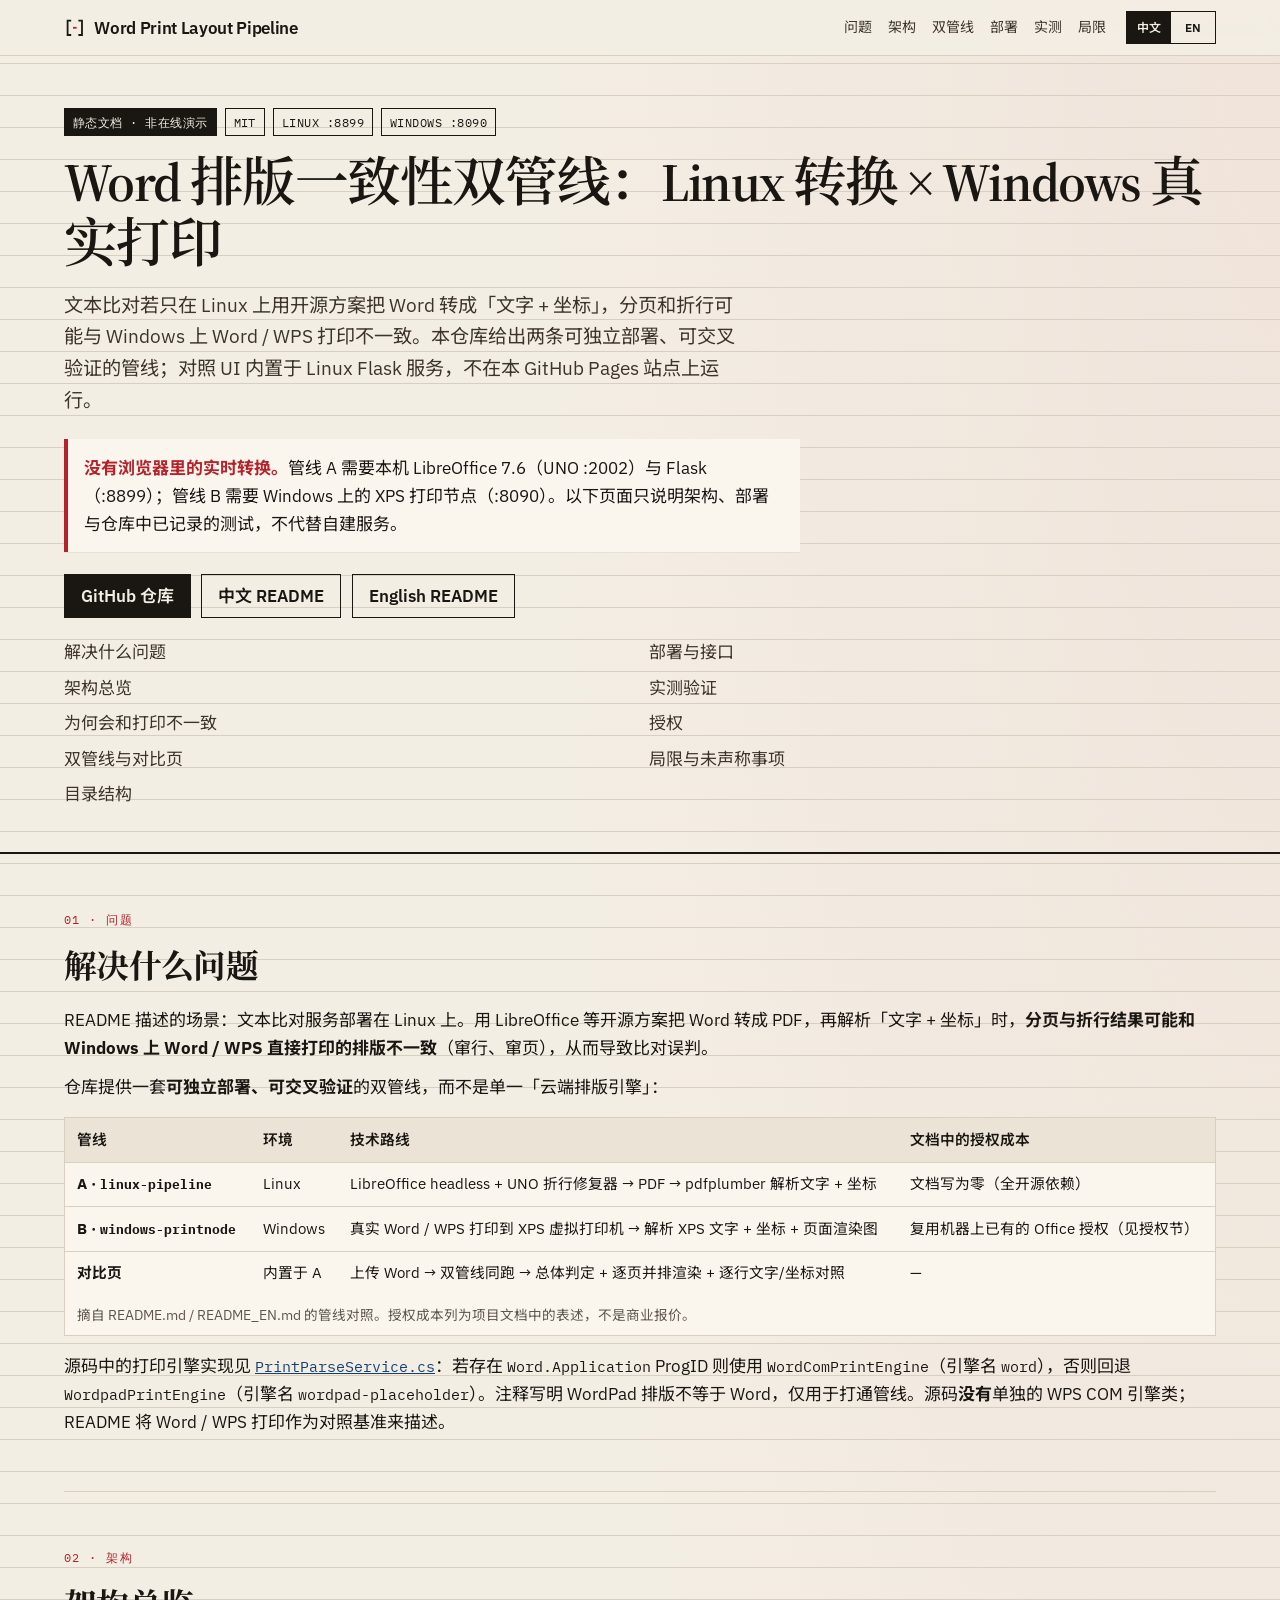
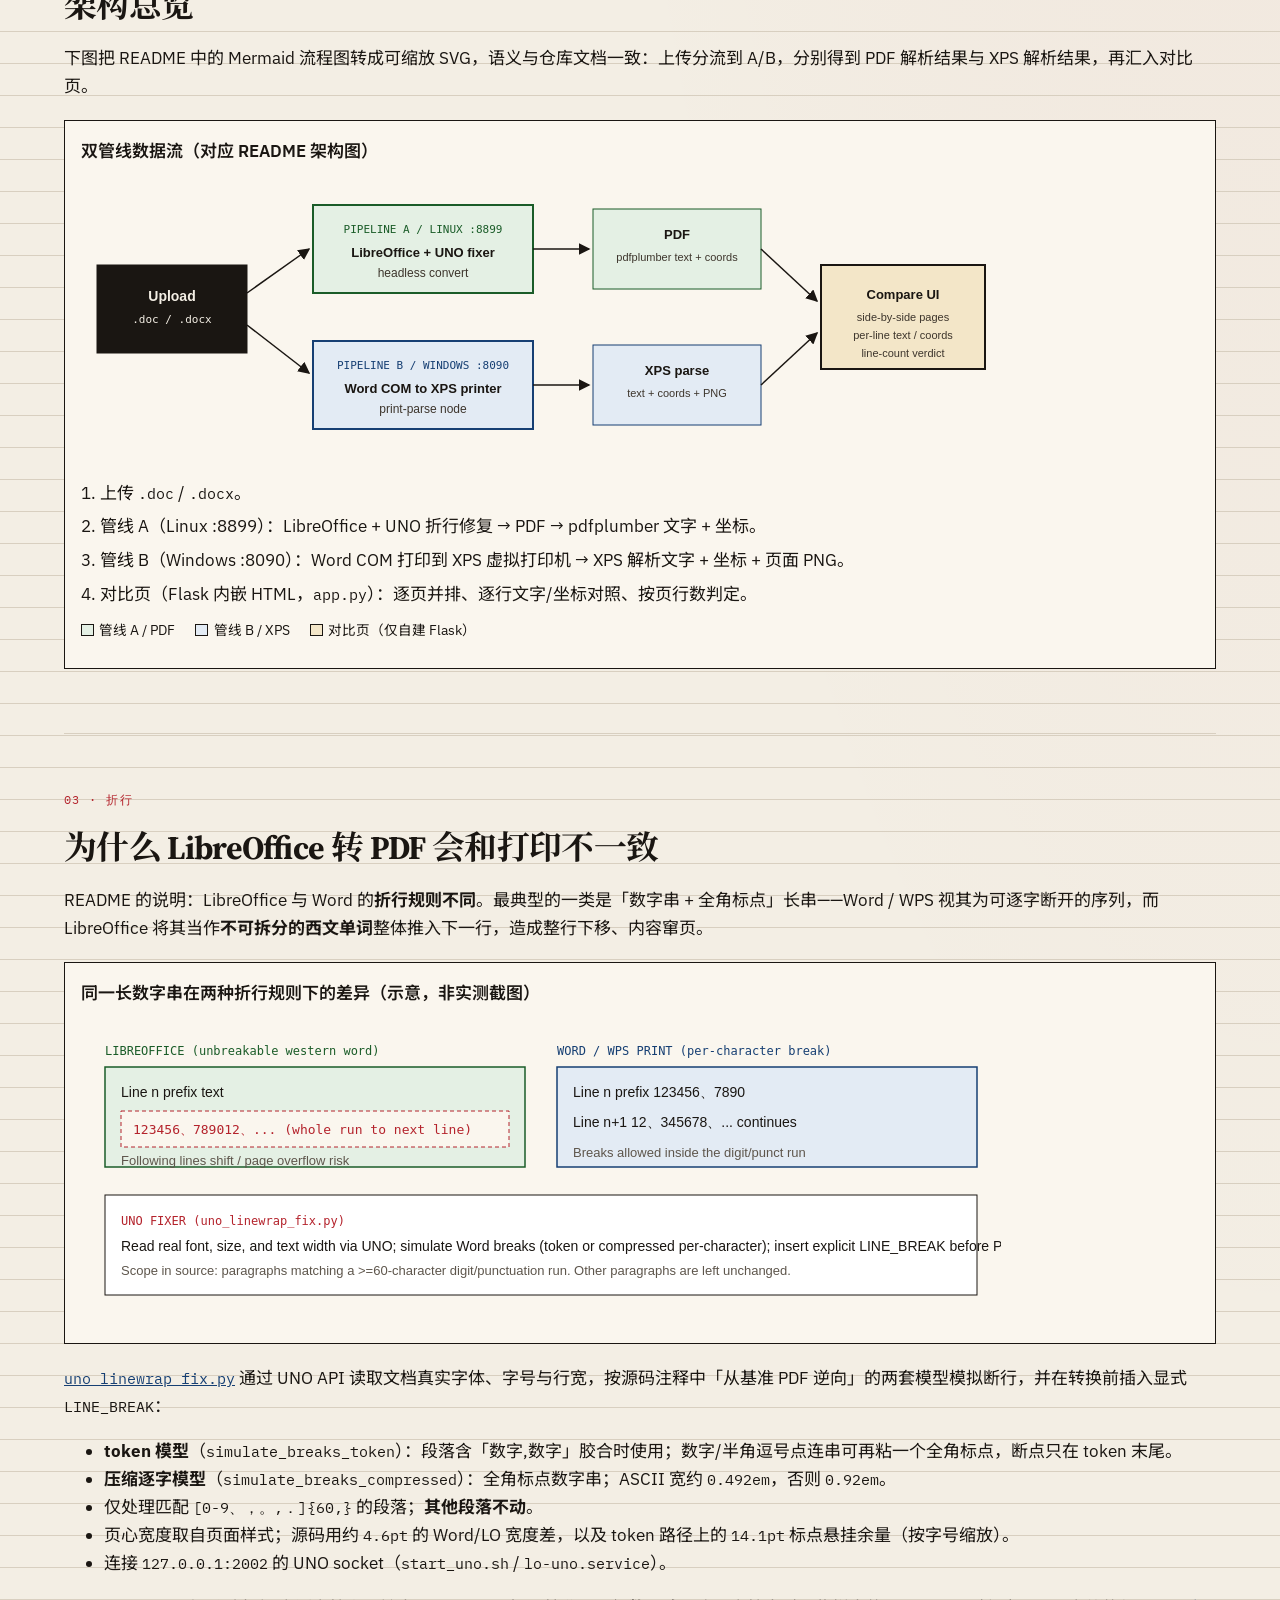
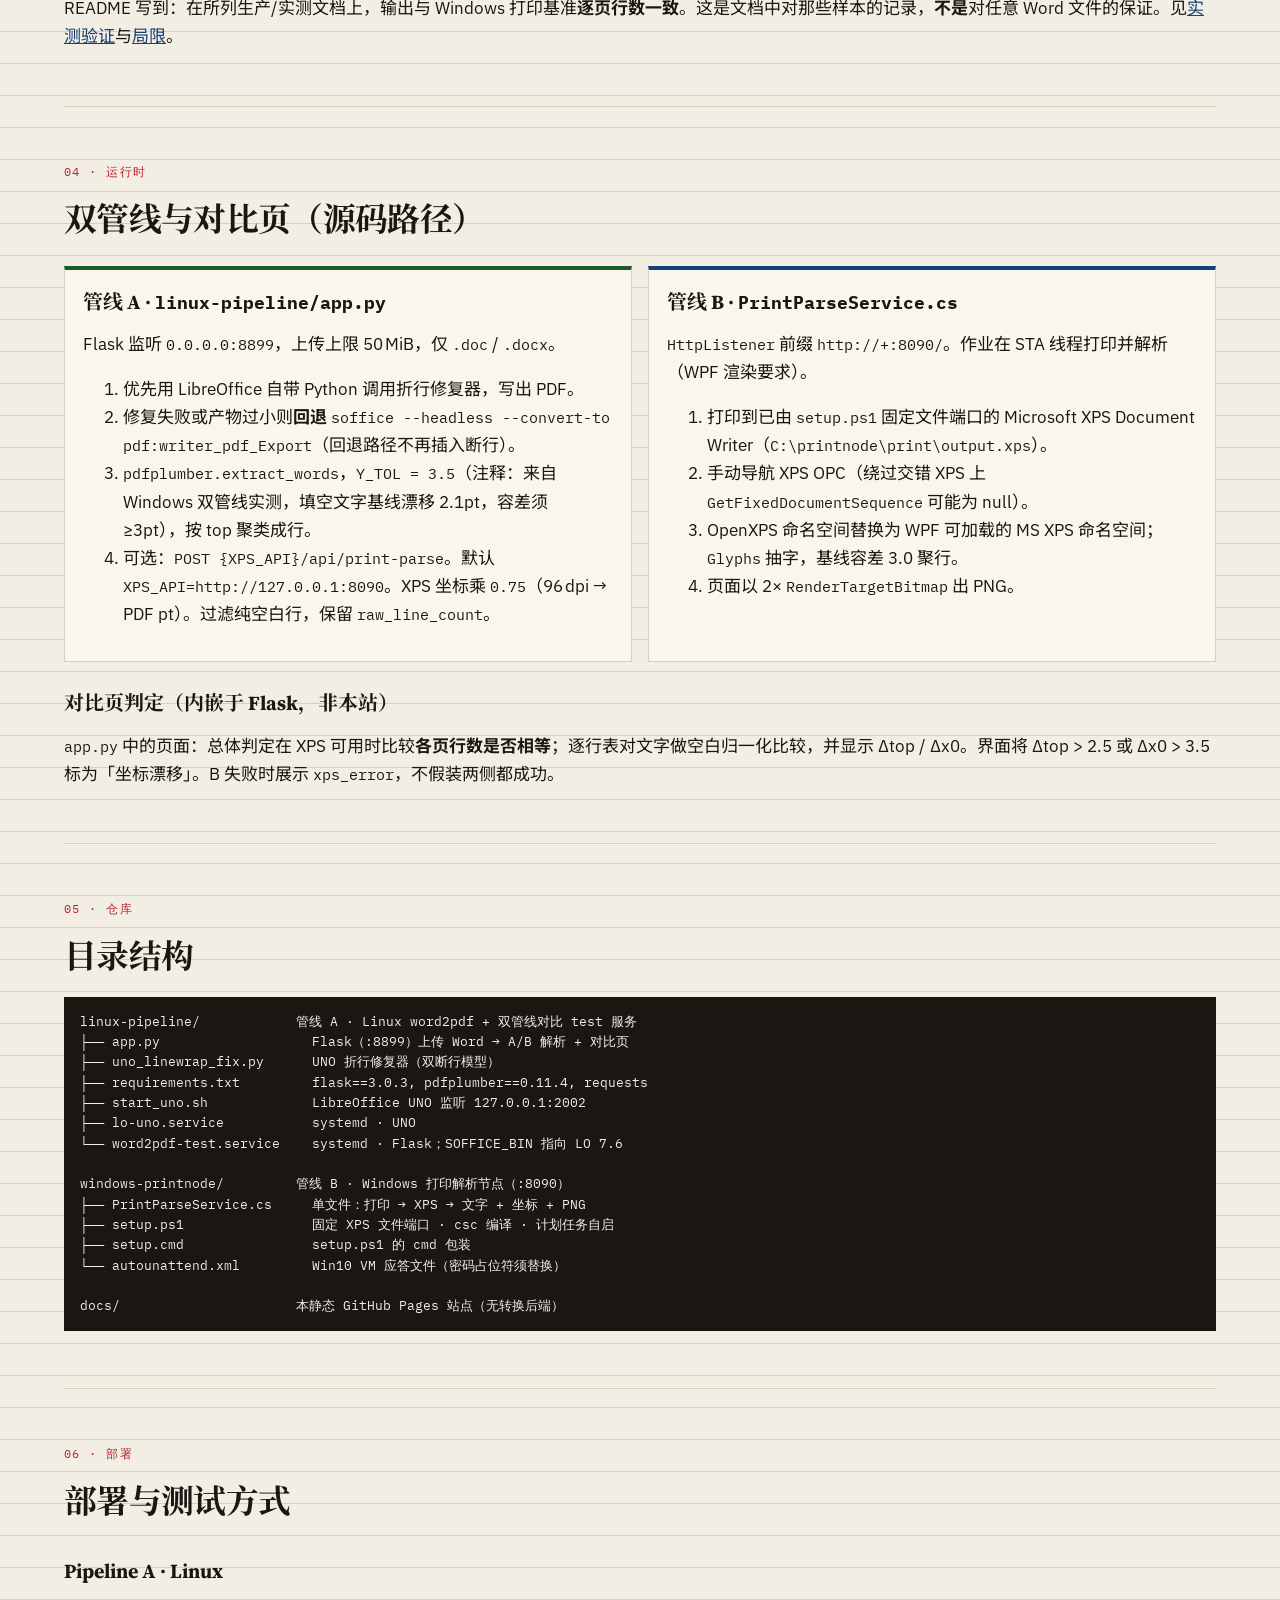
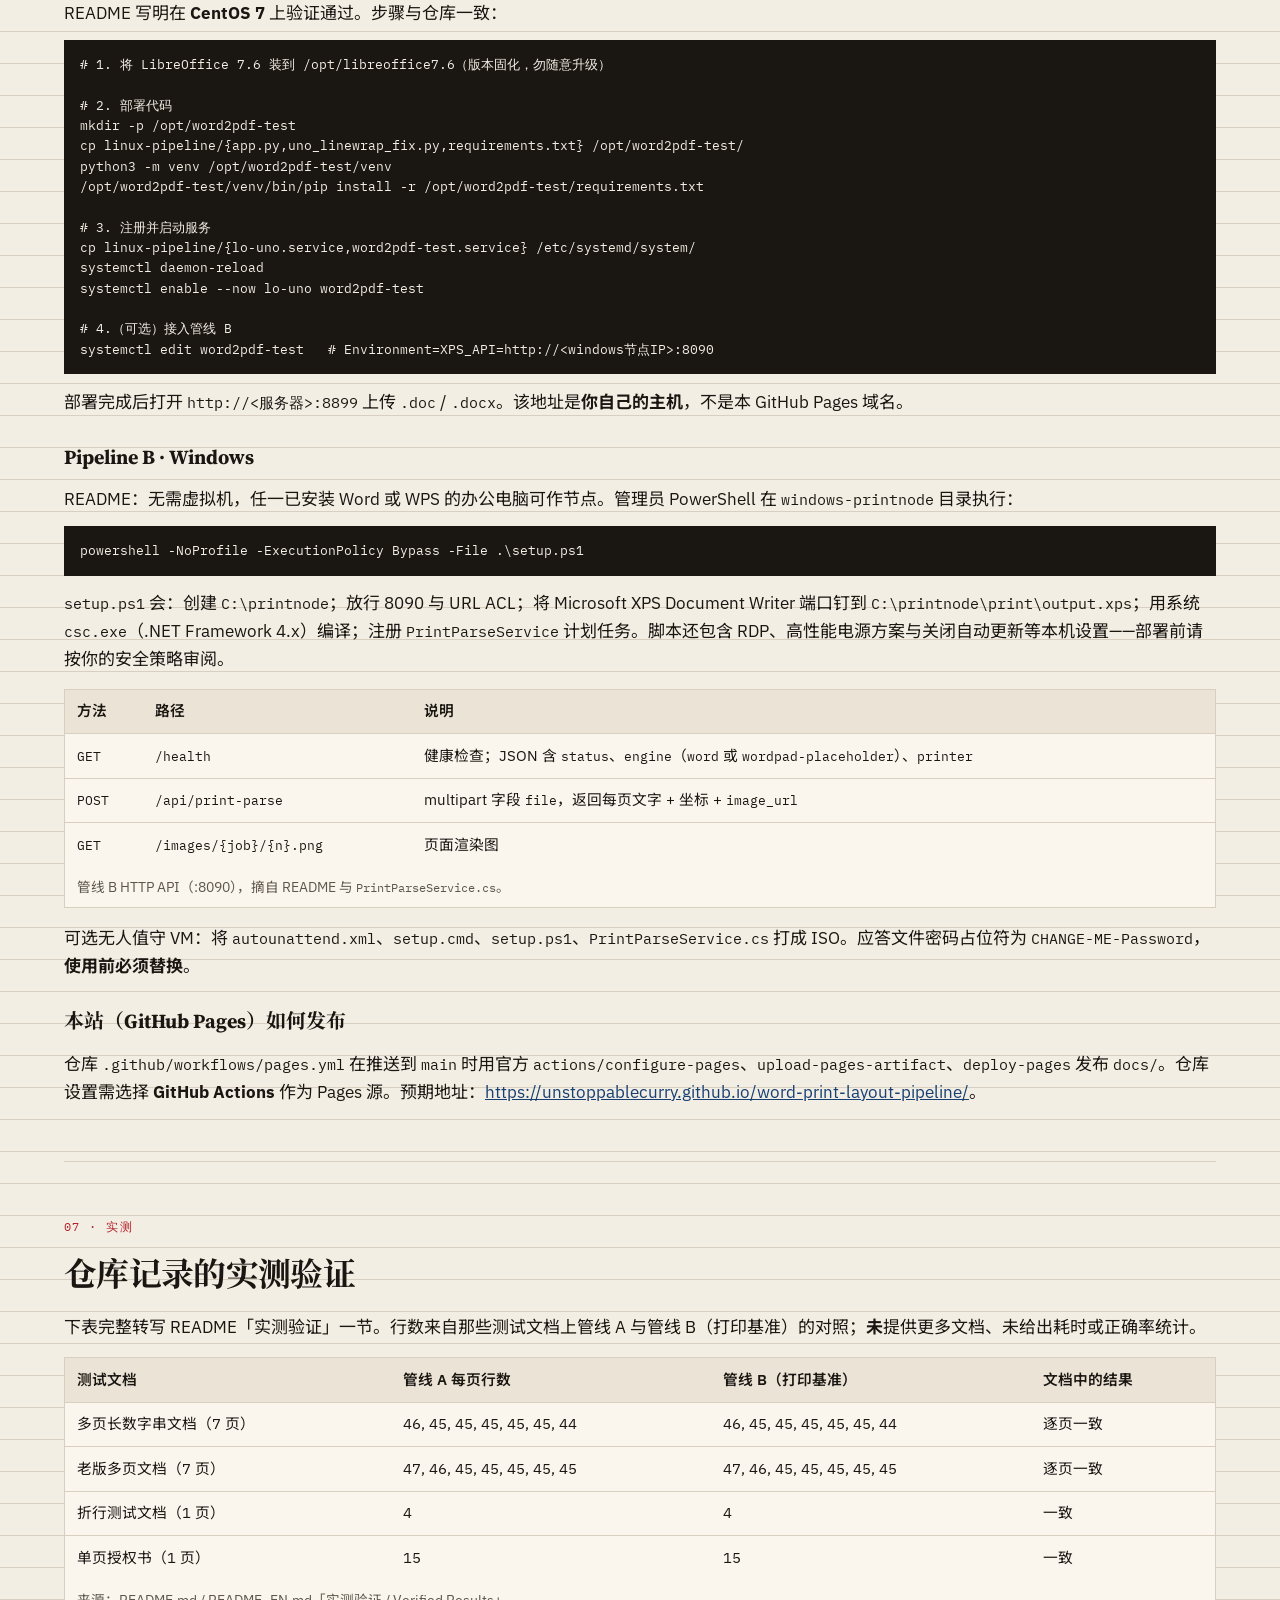
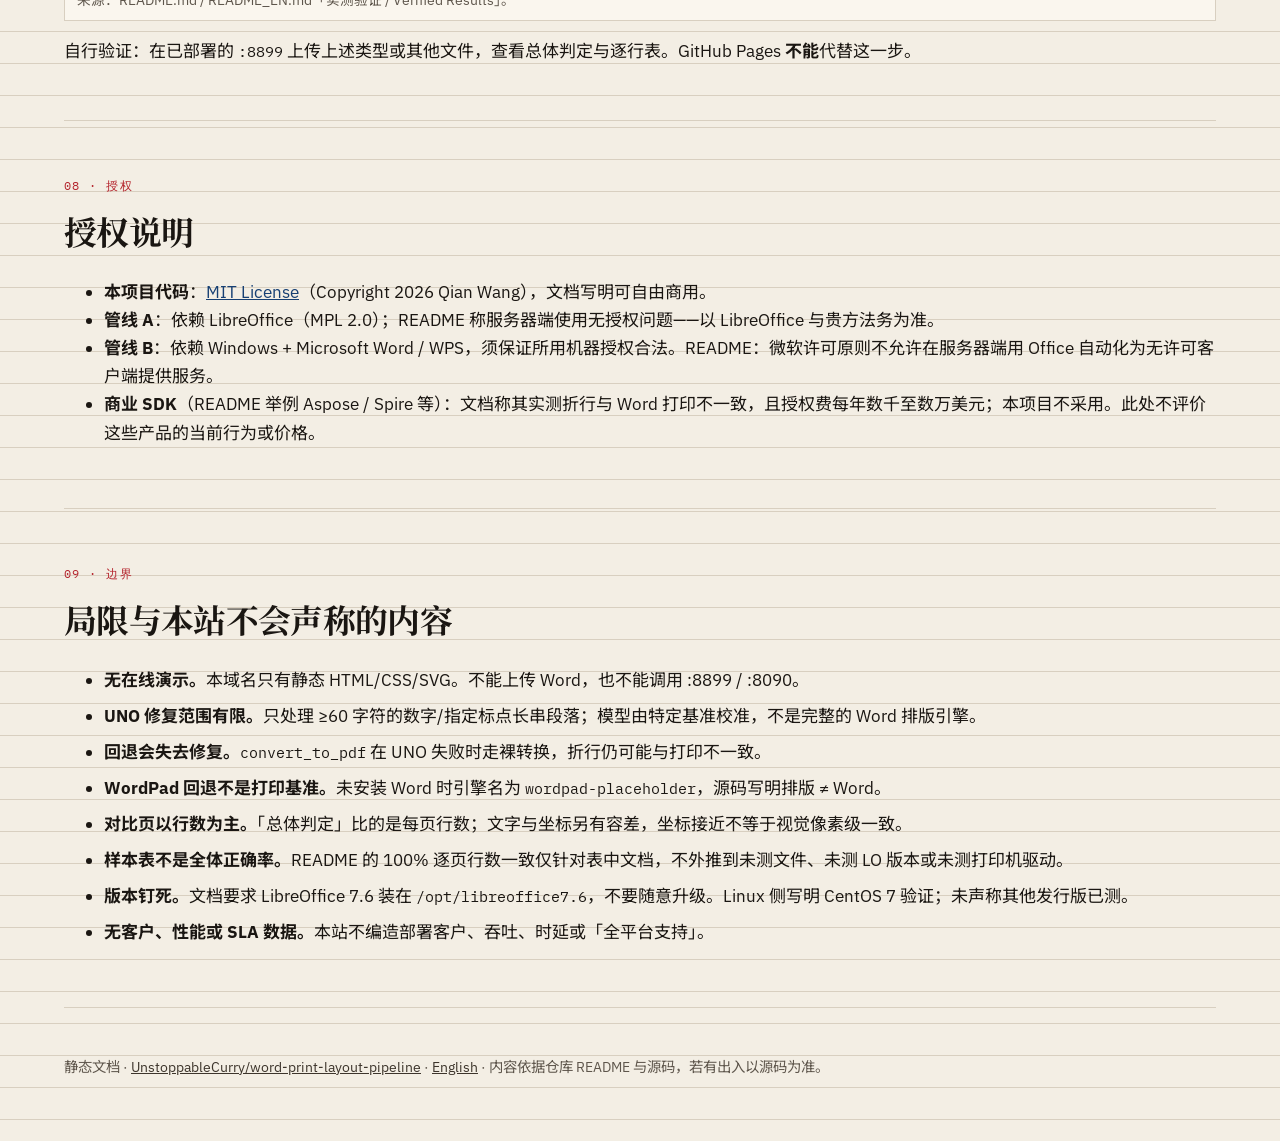
<file: docs/index.html>
<!DOCTYPE html>
<html lang="zh-Hans">
<head>
  <meta charset="utf-8">
  <meta name="viewport" content="width=device-width, initial-scale=1">
  <title>Word Print Layout Pipeline · 架构与文档</title>
  <meta name="description" content="Word 排版一致性双管线的静态架构文档：Linux LibreOffice + UNO 折行修复，与 Windows XPS 打印解析对照。本站不是在线转换演示。">
  <meta name="robots" content="index,follow">
  <link rel="canonical" href="https://unstoppablecurry.github.io/word-print-layout-pipeline/">
  <link rel="alternate" hreflang="zh-Hans" href="https://unstoppablecurry.github.io/word-print-layout-pipeline/">
  <link rel="alternate" hreflang="en" href="https://unstoppablecurry.github.io/word-print-layout-pipeline/en/">
  <link rel="alternate" hreflang="x-default" href="https://unstoppablecurry.github.io/word-print-layout-pipeline/">
  <meta property="og:type" content="website">
  <meta property="og:locale" content="zh_CN">
  <meta property="og:title" content="Word Print Layout Pipeline · 架构与文档">
  <meta property="og:description" content="静态文档站：说明双管线如何对照 Linux 转换与 Windows 真实打印。需要自建 LibreOffice 与 Windows XPS 节点，此处没有在线演示。">
  <meta property="og:url" content="https://unstoppablecurry.github.io/word-print-layout-pipeline/">
  <meta name="twitter:card" content="summary">
  <meta name="twitter:title" content="Word Print Layout Pipeline · 架构与文档">
  <meta name="twitter:description" content="静态架构文档，不是在线 Word 转换演示。">
  <link rel="icon" href="assets/img/favicon.svg" type="image/svg+xml">
  <link rel="preconnect" href="https://fonts.googleapis.com">
  <link rel="preconnect" href="https://fonts.gstatic.com" crossorigin>
  <link href="https://fonts.googleapis.com/css2?family=IBM+Plex+Mono:wght@400;500&family=IBM+Plex+Sans:wght@400;600&family=Noto+Sans+SC:wght@400;600&family=Noto+Serif+SC:wght@600&family=Source+Serif+4:opsz,wght@8..60,600&display=swap" rel="stylesheet">
  <link rel="stylesheet" href="assets/css/site.css">
  <script type="application/ld+json">
  {
    "@context": "https://schema.org",
    "@type": "TechArticle",
    "inLanguage": "zh-Hans",
    "headline": "Word Print Layout Pipeline 架构与文档",
    "description": "说明 Linux LibreOffice + UNO 折行修复与 Windows XPS 打印解析双管线。本页为静态文档，不是可运行的转换服务。",
    "url": "https://unstoppablecurry.github.io/word-print-layout-pipeline/",
    "license": "https://github.com/UnstoppableCurry/word-print-layout-pipeline/blob/main/LICENSE",
    "isPartOf": {
      "@type": "SoftwareSourceCode",
      "name": "word-print-layout-pipeline",
      "codeRepository": "https://github.com/UnstoppableCurry/word-print-layout-pipeline",
      "license": "https://opensource.org/licenses/MIT"
    }
  }
  </script>
</head>
<body>
  <a class="skip" href="#main">跳到正文</a>
  <header class="mast">
    <div class="wrap mast-inner">
      <a class="mark" href="./">
        <svg class="crop" viewBox="0 0 24 24" aria-hidden="true"><path fill="currentColor" d="M3 3h5v2H5v14h3v2H3V3zm13 0h5v18h-5v-2h3V5h-3V3z"/><rect x="10" y="11" width="4" height="2" fill="#b4232c"/></svg>
        Word Print Layout Pipeline
      </a>
      <nav class="nav" aria-label="章节">
        <a href="#problem">问题</a>
        <a href="#architecture">架构</a>
        <a href="#flow">双管线</a>
        <a href="#deploy">部署</a>
        <a href="#testing">实测</a>
        <a href="#limits">局限</a>
      </nav>
      <nav class="lang" aria-label="语言">
        <a href="./" hreflang="zh-Hans" lang="zh-Hans" aria-current="page" data-lang-link>中文</a>
        <a href="en/" hreflang="en" lang="en" data-lang-link>EN</a>
      </nav>
    </div>
  </header>

  <main id="main">
    <div class="hero">
      <div class="wrap">
        <p class="kicker">
          <span class="chip chip-warn">静态文档 · 非在线演示</span>
          <span class="chip">MIT</span>
          <span class="chip">Linux :8899</span>
          <span class="chip">Windows :8090</span>
        </p>
        <h1>Word 排版一致性双管线：Linux 转换 × Windows 真实打印</h1>
        <p class="lede">文本比对若只在 Linux 上用开源方案把 Word 转成「文字 + 坐标」，分页和折行可能与 Windows 上 Word / WPS 打印不一致。本仓库给出两条可独立部署、可交叉验证的管线；对照 UI 内置于 Linux Flask 服务，不在本 GitHub Pages 站点上运行。</p>
        <aside class="notice" role="note">
          <p><strong>没有浏览器里的实时转换。</strong>管线 A 需要本机 LibreOffice 7.6（UNO :2002）与 Flask（:8899）；管线 B 需要 Windows 上的 XPS 打印节点（:8090）。以下页面只说明架构、部署与仓库中已记录的测试，不代替自建服务。</p>
        </aside>
        <p class="cta-row">
          <a class="btn" href="https://github.com/UnstoppableCurry/word-print-layout-pipeline">GitHub 仓库</a>
          <a class="btn btn-ghost" href="https://github.com/UnstoppableCurry/word-print-layout-pipeline/blob/main/README.md">中文 README</a>
          <a class="btn btn-ghost" href="https://github.com/UnstoppableCurry/word-print-layout-pipeline/blob/main/README_EN.md">English README</a>
        </p>
        <nav aria-labelledby="toc-h">
          <h2 id="toc-h" class="sr-only">本页目录</h2>
          <ul class="toc">
            <li><a href="#problem">解决什么问题</a></li>
            <li><a href="#architecture">架构总览</a></li>
            <li><a href="#why">为何会和打印不一致</a></li>
            <li><a href="#flow">双管线与对比页</a></li>
            <li><a href="#tree">目录结构</a></li>
            <li><a href="#deploy">部署与接口</a></li>
            <li><a href="#testing">实测验证</a></li>
            <li><a href="#license">授权</a></li>
            <li><a href="#limits">局限与未声称事项</a></li>
          </ul>
        </nav>
      </div>
    </div>

    <section id="problem" class="wrap prose">
      <p class="sec-kicker">01 · 问题</p>
      <h2>解决什么问题</h2>
      <p>README 描述的场景：文本比对服务部署在 Linux 上。用 LibreOffice 等开源方案把 Word 转成 PDF，再解析「文字 + 坐标」时，<strong>分页与折行结果可能和 Windows 上 Word / WPS 直接打印的排版不一致</strong>（窜行、窜页），从而导致比对误判。</p>
      <p>仓库提供一套<strong>可独立部署、可交叉验证</strong>的双管线，而不是单一「云端排版引擎」：</p>
      <div class="table-scroll">
        <table>
          <caption>摘自 README.md / README_EN.md 的管线对照。授权成本列为项目文档中的表述，不是商业报价。</caption>
          <thead>
            <tr><th>管线</th><th>环境</th><th>技术路线</th><th>文档中的授权成本</th></tr>
          </thead>
          <tbody>
            <tr>
              <td><strong>A · <code>linux-pipeline</code></strong></td>
              <td>Linux</td>
              <td>LibreOffice headless + UNO 折行修复器 → PDF → pdfplumber 解析文字 + 坐标</td>
              <td>文档写为零（全开源依赖）</td>
            </tr>
            <tr>
              <td><strong>B · <code>windows-printnode</code></strong></td>
              <td>Windows</td>
              <td>真实 Word / WPS 打印到 XPS 虚拟打印机 → 解析 XPS 文字 + 坐标 + 页面渲染图</td>
              <td>复用机器上已有的 Office 授权（见授权节）</td>
            </tr>
            <tr>
              <td><strong>对比页</strong></td>
              <td>内置于 A</td>
              <td>上传 Word → 双管线同跑 → 总体判定 + 逐页并排渲染 + 逐行文字/坐标对照</td>
              <td>—</td>
            </tr>
          </tbody>
        </table>
      </div>
      <p>源码中的打印引擎实现见 <a href="https://github.com/UnstoppableCurry/word-print-layout-pipeline/blob/main/windows-printnode/PrintParseService.cs"><code>PrintParseService.cs</code></a>：若存在 <code>Word.Application</code> ProgID 则使用 <code>WordComPrintEngine</code>（引擎名 <code>word</code>），否则回退 <code>WordpadPrintEngine</code>（引擎名 <code>wordpad-placeholder</code>）。注释写明 WordPad 排版不等于 Word，仅用于打通管线。源码<strong>没有</strong>单独的 WPS COM 引擎类；README 将 Word / WPS 打印作为对照基准来描述。</p>
    </section>

    <section id="architecture" class="wrap prose">
      <p class="sec-kicker">02 · 架构</p>
      <h2>架构总览</h2>
      <p>下图把 README 中的 Mermaid 流程图转成可缩放 SVG，语义与仓库文档一致：上传分流到 A/B，分别得到 PDF 解析结果与 XPS 解析结果，再汇入对比页。</p>
      <figure class="diagram">
        <figcaption id="arch-cap">双管线数据流（对应 README 架构图）</figcaption>
        <img src="assets/img/architecture.svg" width="920" height="280" alt="上传 Word 后同时进入 Linux 管线 A（LibreOffice 与 UNO 修复，端口 8899）和 Windows 管线 B（Word COM 打印到 XPS，端口 8090）。A 产出 PDF 并由 pdfplumber 取文字与坐标；B 解析 XPS 得到文字、坐标与页面 PNG。两侧结果汇入对比页，做逐页并排、逐行对照和行数判定。">
        <ol class="flow-list">
          <li>上传 <code>.doc</code> / <code>.docx</code>。</li>
          <li>管线 A（Linux :8899）：LibreOffice + UNO 折行修复 → PDF → pdfplumber 文字 + 坐标。</li>
          <li>管线 B（Windows :8090）：Word COM 打印到 XPS 虚拟打印机 → XPS 解析文字 + 坐标 + 页面 PNG。</li>
          <li>对比页（Flask 内嵌 HTML，<code>app.py</code>）：逐页并排、逐行文字/坐标对照、按页行数判定。</li>
        </ol>
        <p class="legend">
          <span><i class="swatch swatch-lo" aria-hidden="true"></i>管线 A / PDF</span>
          <span><i class="swatch swatch-xps" aria-hidden="true"></i>管线 B / XPS</span>
          <span><i class="swatch swatch-cmp" aria-hidden="true"></i>对比页（仅自建 Flask）</span>
        </p>
      </figure>
    </section>

    <section id="why" class="wrap prose">
      <p class="sec-kicker">03 · 折行</p>
      <h2>为什么 LibreOffice 转 PDF 会和打印不一致</h2>
      <p>README 的说明：LibreOffice 与 Word 的<strong>折行规则不同</strong>。最典型的一类是「数字串 + 全角标点」长串——Word / WPS 视其为可逐字断开的序列，而 LibreOffice 将其当作<strong>不可拆分的西文单词</strong>整体推入下一行，造成整行下移、内容窜页。</p>
      <figure class="diagram">
        <figcaption>同一长数字串在两种折行规则下的差异（示意，非实测截图）</figcaption>
        <img src="assets/img/wrap-problem.svg" width="920" height="300" alt="左侧 LibreOffice 把整段数字与全角标点当作不可拆西文单词推到下一行；右侧 Word 或 WPS 打印允许在数字串内断开。下方说明 UNO 修复器读取真实字体与行宽，用 token 模型或压缩逐字模型插入显式断行。源码只处理长度至少 60 的数字标点串段落。">
      </figure>
      <p><a href="https://github.com/UnstoppableCurry/word-print-layout-pipeline/blob/main/linux-pipeline/uno_linewrap_fix.py"><code>uno_linewrap_fix.py</code></a> 通过 UNO API 读取文档真实字体、字号与行宽，按源码注释中「从基准 PDF 逆向」的两套模型模拟断行，并在转换前插入显式 <code>LINE_BREAK</code>：</p>
      <ul>
        <li><strong>token 模型</strong>（<code>simulate_breaks_token</code>）：段落含「数字,数字」胶合时使用；数字/半角逗号点连串可再粘一个全角标点，断点只在 token 末尾。</li>
        <li><strong>压缩逐字模型</strong>（<code>simulate_breaks_compressed</code>）：全角标点数字串；ASCII 宽约 <code>0.492em</code>，否则 <code>0.92em</code>。</li>
        <li>仅处理匹配 <code>[0-9、，。,．]{60,}</code> 的段落；<strong>其他段落不动</strong>。</li>
        <li>页心宽度取自页面样式；源码用约 <code>4.6pt</code> 的 Word/LO 宽度差，以及 token 路径上的 <code>14.1pt</code> 标点悬挂余量（按字号缩放）。</li>
        <li>连接 <code>127.0.0.1:2002</code> 的 UNO socket（<code>start_uno.sh</code> / <code>lo-uno.service</code>）。</li>
      </ul>
      <p>README 写到：在所列生产/实测文档上，输出与 Windows 打印基准<strong>逐页行数一致</strong>。这是文档中对那些样本的记录，<strong>不是</strong>对任意 Word 文件的保证。见<a href="#testing">实测验证</a>与<a href="#limits">局限</a>。</p>
    </section>

    <section id="flow" class="wrap prose">
      <p class="sec-kicker">04 · 运行时</p>
      <h2>双管线与对比页（源码路径）</h2>
      <div class="split split-2">
        <article class="panel panel-lo">
          <h3>管线 A · <code>linux-pipeline/app.py</code></h3>
          <p>Flask 监听 <code>0.0.0.0:8899</code>，上传上限 50 MiB，仅 <code>.doc</code> / <code>.docx</code>。</p>
          <ol>
            <li>优先用 LibreOffice 自带 Python 调用折行修复器，写出 PDF。</li>
            <li>修复失败或产物过小则<strong>回退</strong> <code>soffice --headless --convert-to pdf:writer_pdf_Export</code>（回退路径不再插入断行）。</li>
            <li><code>pdfplumber.extract_words</code>，<code>Y_TOL = 3.5</code>（注释：来自 Windows 双管线实测，填空文字基线漂移 2.1pt，容差须 ≥3pt），按 top 聚类成行。</li>
            <li>可选：<code>POST {XPS_API}/api/print-parse</code>。默认 <code>XPS_API=http://127.0.0.1:8090</code>。XPS 坐标乘 <code>0.75</code>（96 dpi → PDF pt）。过滤纯空白行，保留 <code>raw_line_count</code>。</li>
          </ol>
        </article>
        <article class="panel panel-xps">
          <h3>管线 B · <code>PrintParseService.cs</code></h3>
          <p><code>HttpListener</code> 前缀 <code>http://+:8090/</code>。作业在 STA 线程打印并解析（WPF 渲染要求）。</p>
          <ol>
            <li>打印到已由 <code>setup.ps1</code> 固定文件端口的 Microsoft XPS Document Writer（<code>C:\printnode\print\output.xps</code>）。</li>
            <li>手动导航 XPS OPC（绕过交错 XPS 上 <code>GetFixedDocumentSequence</code> 可能为 null）。</li>
            <li>OpenXPS 命名空间替换为 WPF 可加载的 MS XPS 命名空间；<code>Glyphs</code> 抽字，基线容差 3.0 聚行。</li>
            <li>页面以 2× <code>RenderTargetBitmap</code> 出 PNG。</li>
          </ol>
        </article>
      </div>
      <h3>对比页判定（内嵌于 Flask，非本站）</h3>
      <p><code>app.py</code> 中的页面：总体判定在 XPS 可用时比较<strong>各页行数是否相等</strong>；逐行表对文字做空白归一化比较，并显示 Δtop / Δx0。界面将 Δtop &gt; 2.5 或 Δx0 &gt; 3.5 标为「坐标漂移」。B 失败时展示 <code>xps_error</code>，不假装两侧都成功。</p>
    </section>

    <section id="tree" class="wrap prose">
      <p class="sec-kicker">05 · 仓库</p>
      <h2>目录结构</h2>
      <pre><code>linux-pipeline/            管线 A · Linux word2pdf + 双管线对比 test 服务
├── app.py                   Flask（:8899）上传 Word → A/B 解析 + 对比页
├── uno_linewrap_fix.py      UNO 折行修复器（双断行模型）
├── requirements.txt         flask==3.0.3, pdfplumber==0.11.4, requests
├── start_uno.sh             LibreOffice UNO 监听 127.0.0.1:2002
├── lo-uno.service           systemd · UNO
└── word2pdf-test.service    systemd · Flask；SOFFICE_BIN 指向 LO 7.6

windows-printnode/         管线 B · Windows 打印解析节点（:8090）
├── PrintParseService.cs     单文件：打印 → XPS → 文字 + 坐标 + PNG
├── setup.ps1                固定 XPS 文件端口 · csc 编译 · 计划任务自启
├── setup.cmd                setup.ps1 的 cmd 包装
└── autounattend.xml         Win10 VM 应答文件（密码占位符须替换）

docs/                      本静态 GitHub Pages 站点（无转换后端）</code></pre>
    </section>

    <section id="deploy" class="wrap prose">
      <p class="sec-kicker">06 · 部署</p>
      <h2>部署与测试方式</h2>
      <h3>Pipeline A · Linux</h3>
      <p>README 写明在 <strong>CentOS 7</strong> 上验证通过。步骤与仓库一致：</p>
      <pre><code># 1. 将 LibreOffice 7.6 装到 /opt/libreoffice7.6（版本固化，勿随意升级）

# 2. 部署代码
mkdir -p /opt/word2pdf-test
cp linux-pipeline/{app.py,uno_linewrap_fix.py,requirements.txt} /opt/word2pdf-test/
python3 -m venv /opt/word2pdf-test/venv
/opt/word2pdf-test/venv/bin/pip install -r /opt/word2pdf-test/requirements.txt

# 3. 注册并启动服务
cp linux-pipeline/{lo-uno.service,word2pdf-test.service} /etc/systemd/system/
systemctl daemon-reload
systemctl enable --now lo-uno word2pdf-test

# 4.（可选）接入管线 B
systemctl edit word2pdf-test   # Environment=XPS_API=http://&lt;windows节点IP&gt;:8090</code></pre>
      <p>部署完成后打开 <code>http://&lt;服务器&gt;:8899</code> 上传 <code>.doc</code> / <code>.docx</code>。该地址是<strong>你自己的主机</strong>，不是本 GitHub Pages 域名。</p>
      <h3>Pipeline B · Windows</h3>
      <p>README：无需虚拟机，任一已安装 Word 或 WPS 的办公电脑可作节点。管理员 PowerShell 在 <code>windows-printnode</code> 目录执行：</p>
      <pre><code>powershell -NoProfile -ExecutionPolicy Bypass -File .\setup.ps1</code></pre>
      <p><code>setup.ps1</code> 会：创建 <code>C:\printnode</code>；放行 8090 与 URL ACL；将 Microsoft XPS Document Writer 端口钉到 <code>C:\printnode\print\output.xps</code>；用系统 <code>csc.exe</code>（.NET Framework 4.x）编译；注册 <code>PrintParseService</code> 计划任务。脚本还包含 RDP、高性能电源方案与关闭自动更新等本机设置——部署前请按你的安全策略审阅。</p>
      <div class="table-scroll">
        <table>
          <caption>管线 B HTTP API（:8090），摘自 README 与 <code>PrintParseService.cs</code>。</caption>
          <thead>
            <tr><th>方法</th><th>路径</th><th>说明</th></tr>
          </thead>
          <tbody>
            <tr><td><code>GET</code></td><td><code>/health</code></td><td>健康检查；JSON 含 <code>status</code>、<code>engine</code>（<code>word</code> 或 <code>wordpad-placeholder</code>）、<code>printer</code></td></tr>
            <tr><td><code>POST</code></td><td><code>/api/print-parse</code></td><td>multipart 字段 <code>file</code>，返回每页文字 + 坐标 + <code>image_url</code></td></tr>
            <tr><td><code>GET</code></td><td><code>/images/{job}/{n}.png</code></td><td>页面渲染图</td></tr>
          </tbody>
        </table>
      </div>
      <p>可选无人值守 VM：将 <code>autounattend.xml</code>、<code>setup.cmd</code>、<code>setup.ps1</code>、<code>PrintParseService.cs</code> 打成 ISO。应答文件密码占位符为 <code>CHANGE-ME-Password</code>，<strong>使用前必须替换</strong>。</p>
      <h3>本站（GitHub Pages）如何发布</h3>
      <p>仓库 <code>.github/workflows/pages.yml</code> 在推送到 <code>main</code> 时用官方 <code>actions/configure-pages</code>、<code>upload-pages-artifact</code>、<code>deploy-pages</code> 发布 <code>docs/</code>。仓库设置需选择 <strong>GitHub Actions</strong> 作为 Pages 源。预期地址：<a href="https://unstoppablecurry.github.io/word-print-layout-pipeline/">https://unstoppablecurry.github.io/word-print-layout-pipeline/</a>。</p>
    </section>

    <section id="testing" class="wrap prose">
      <p class="sec-kicker">07 · 实测</p>
      <h2>仓库记录的实测验证</h2>
      <p>下表完整转写 README「实测验证」一节。行数来自那些测试文档上管线 A 与管线 B（打印基准）的对照；<strong>未</strong>提供更多文档、未给出耗时或正确率统计。</p>
      <div class="table-scroll">
        <table>
          <caption>来源：README.md / README_EN.md「实测验证 / Verified Results」。</caption>
          <thead>
            <tr><th>测试文档</th><th>管线 A 每页行数</th><th>管线 B（打印基准）</th><th>文档中的结果</th></tr>
          </thead>
          <tbody>
            <tr><td>多页长数字串文档（7 页）</td><td>46, 45, 45, 45, 45, 45, 44</td><td>46, 45, 45, 45, 45, 45, 44</td><td>逐页一致</td></tr>
            <tr><td>老版多页文档（7 页）</td><td>47, 46, 45, 45, 45, 45, 45</td><td>47, 46, 45, 45, 45, 45, 45</td><td>逐页一致</td></tr>
            <tr><td>折行测试文档（1 页）</td><td>4</td><td>4</td><td>一致</td></tr>
            <tr><td>单页授权书（1 页）</td><td>15</td><td>15</td><td>一致</td></tr>
          </tbody>
        </table>
      </div>
      <p>自行验证：在已部署的 <code>:8899</code> 上传上述类型或其他文件，查看总体判定与逐行表。GitHub Pages <strong>不能</strong>代替这一步。</p>
    </section>

    <section id="license" class="wrap prose">
      <p class="sec-kicker">08 · 授权</p>
      <h2>授权说明</h2>
      <ul>
        <li><strong>本项目代码</strong>：<a href="https://github.com/UnstoppableCurry/word-print-layout-pipeline/blob/main/LICENSE">MIT License</a>（Copyright 2026 Qian Wang），文档写明可自由商用。</li>
        <li><strong>管线 A</strong>：依赖 LibreOffice（MPL 2.0）；README 称服务器端使用无授权问题——以 LibreOffice 与贵方法务为准。</li>
        <li><strong>管线 B</strong>：依赖 Windows + Microsoft Word / WPS，须保证所用机器授权合法。README：微软许可原则不允许在服务器端用 Office 自动化为无许可客户端提供服务。</li>
        <li><strong>商业 SDK</strong>（README 举例 Aspose / Spire 等）：文档称其实测折行与 Word 打印不一致，且授权费每年数千至数万美元；本项目不采用。此处不评价这些产品的当前行为或价格。</li>
      </ul>
    </section>

    <section id="limits" class="wrap prose">
      <p class="sec-kicker">09 · 边界</p>
      <h2>局限与本站不会声称的内容</h2>
      <ul class="limit-list">
        <li><strong>无在线演示。</strong>本域名只有静态 HTML/CSS/SVG。不能上传 Word，也不能调用 :8899 / :8090。</li>
        <li><strong>UNO 修复范围有限。</strong>只处理 ≥60 字符的数字/指定标点长串段落；模型由特定基准校准，不是完整的 Word 排版引擎。</li>
        <li><strong>回退会失去修复。</strong><code>convert_to_pdf</code> 在 UNO 失败时走裸转换，折行仍可能与打印不一致。</li>
        <li><strong>WordPad 回退不是打印基准。</strong>未安装 Word 时引擎名为 <code>wordpad-placeholder</code>，源码写明排版 ≠ Word。</li>
        <li><strong>对比页以行数为主。</strong>「总体判定」比的是每页行数；文字与坐标另有容差，坐标接近不等于视觉像素级一致。</li>
        <li><strong>样本表不是全体正确率。</strong>README 的 100% 逐页行数一致仅针对表中文档，不外推到未测文件、未测 LO 版本或未测打印机驱动。</li>
        <li><strong>版本钉死。</strong>文档要求 LibreOffice 7.6 装在 <code>/opt/libreoffice7.6</code>，不要随意升级。Linux 侧写明 CentOS 7 验证；未声称其他发行版已测。</li>
        <li><strong>无客户、性能或 SLA 数据。</strong>本站不编造部署客户、吞吐、时延或「全平台支持」。</li>
      </ul>
    </section>
  </main>

  <footer class="foot">
    <div class="wrap">
      <p>静态文档 · <a href="https://github.com/UnstoppableCurry/word-print-layout-pipeline">UnstoppableCurry/word-print-layout-pipeline</a> · <a href="en/" hreflang="en" data-lang-link>English</a> · 内容依据仓库 README 与源码，若有出入以源码为准。</p>
    </div>
  </footer>
  <script src="assets/js/site.js" defer></script>
</body>
</html>
</file>
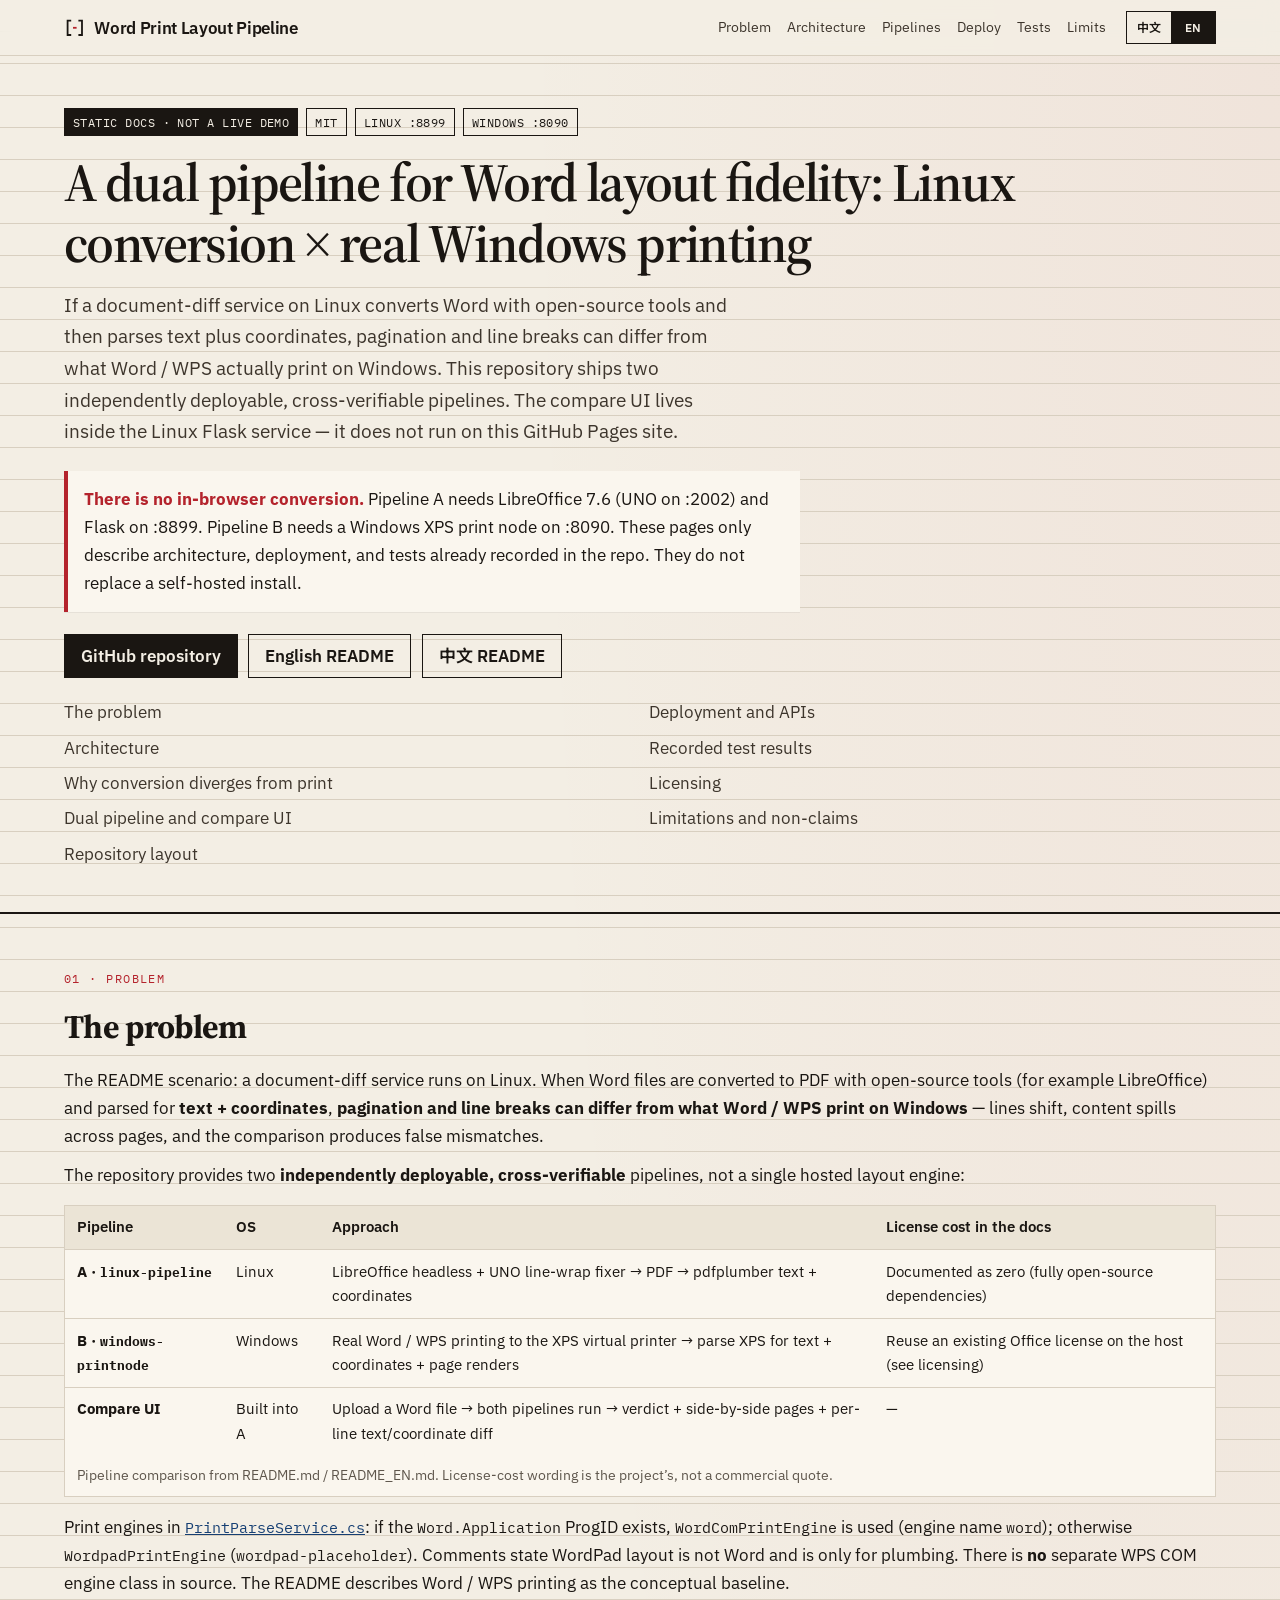
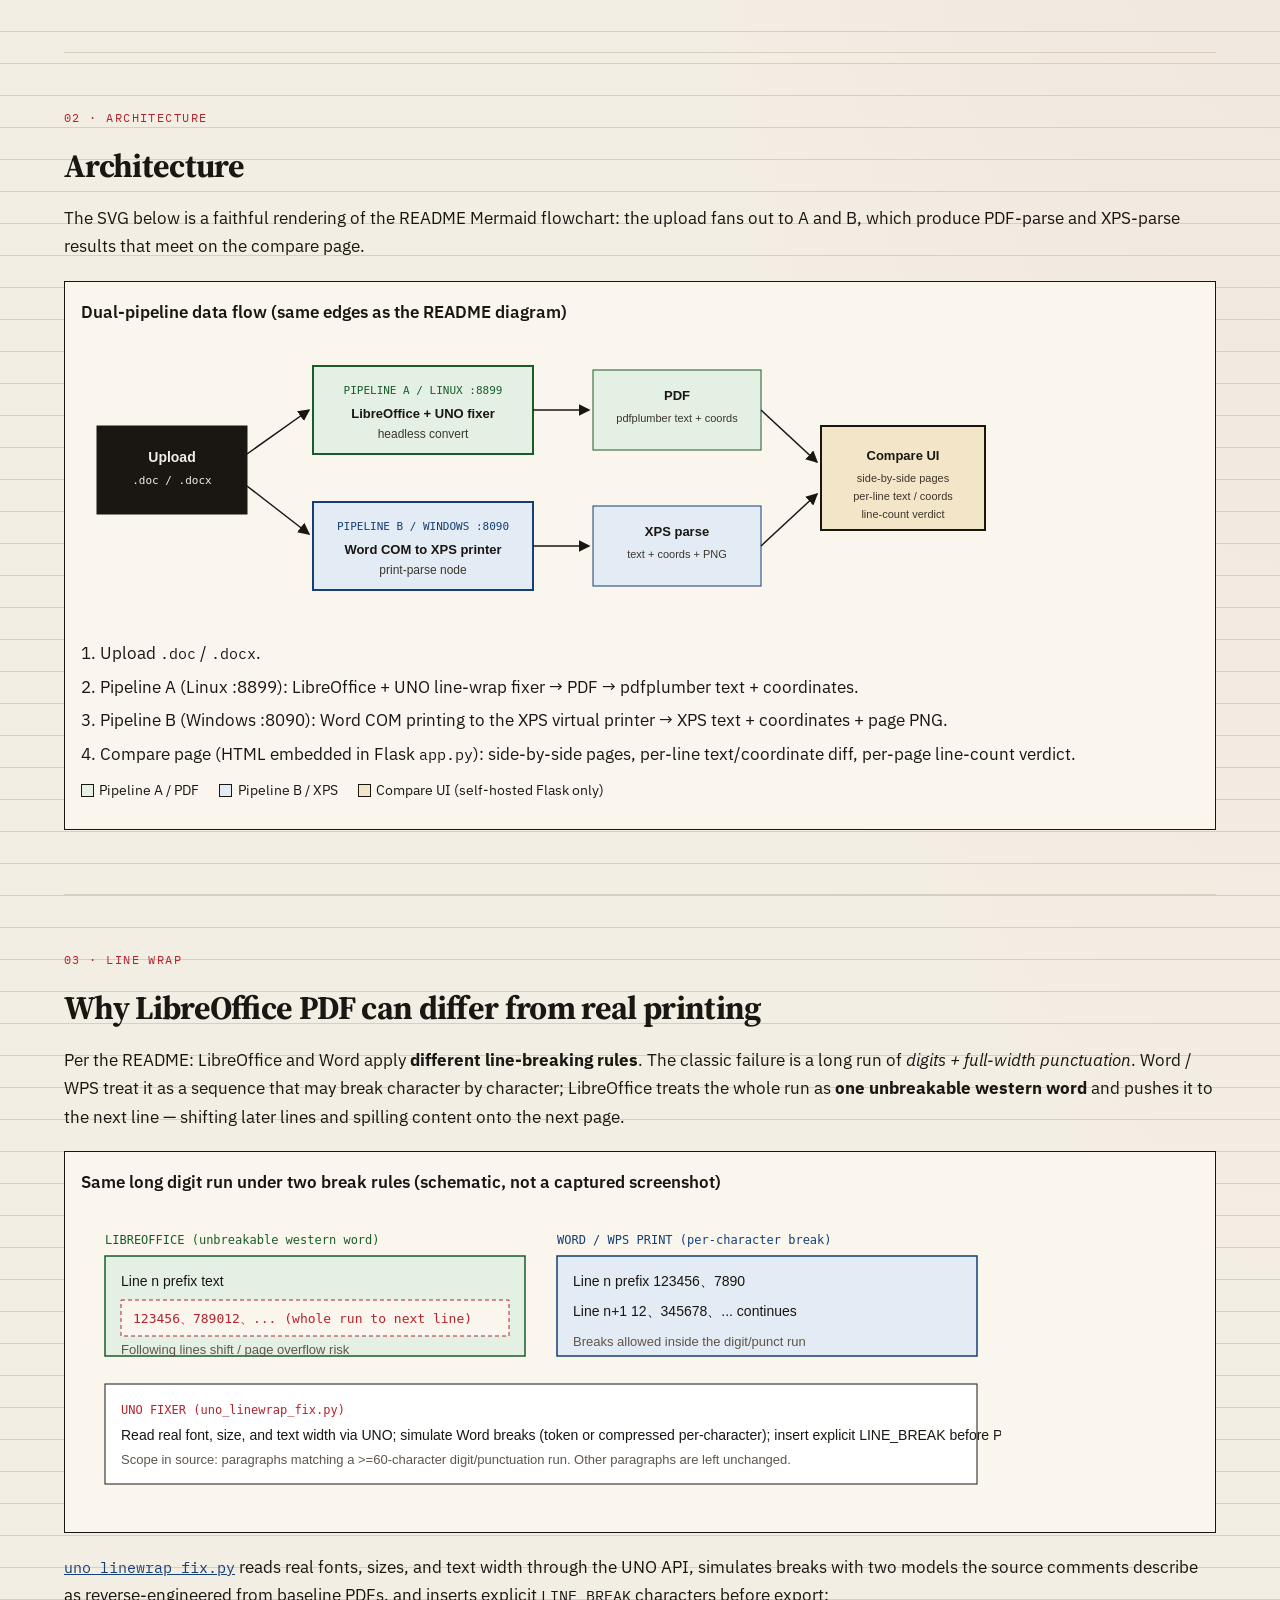
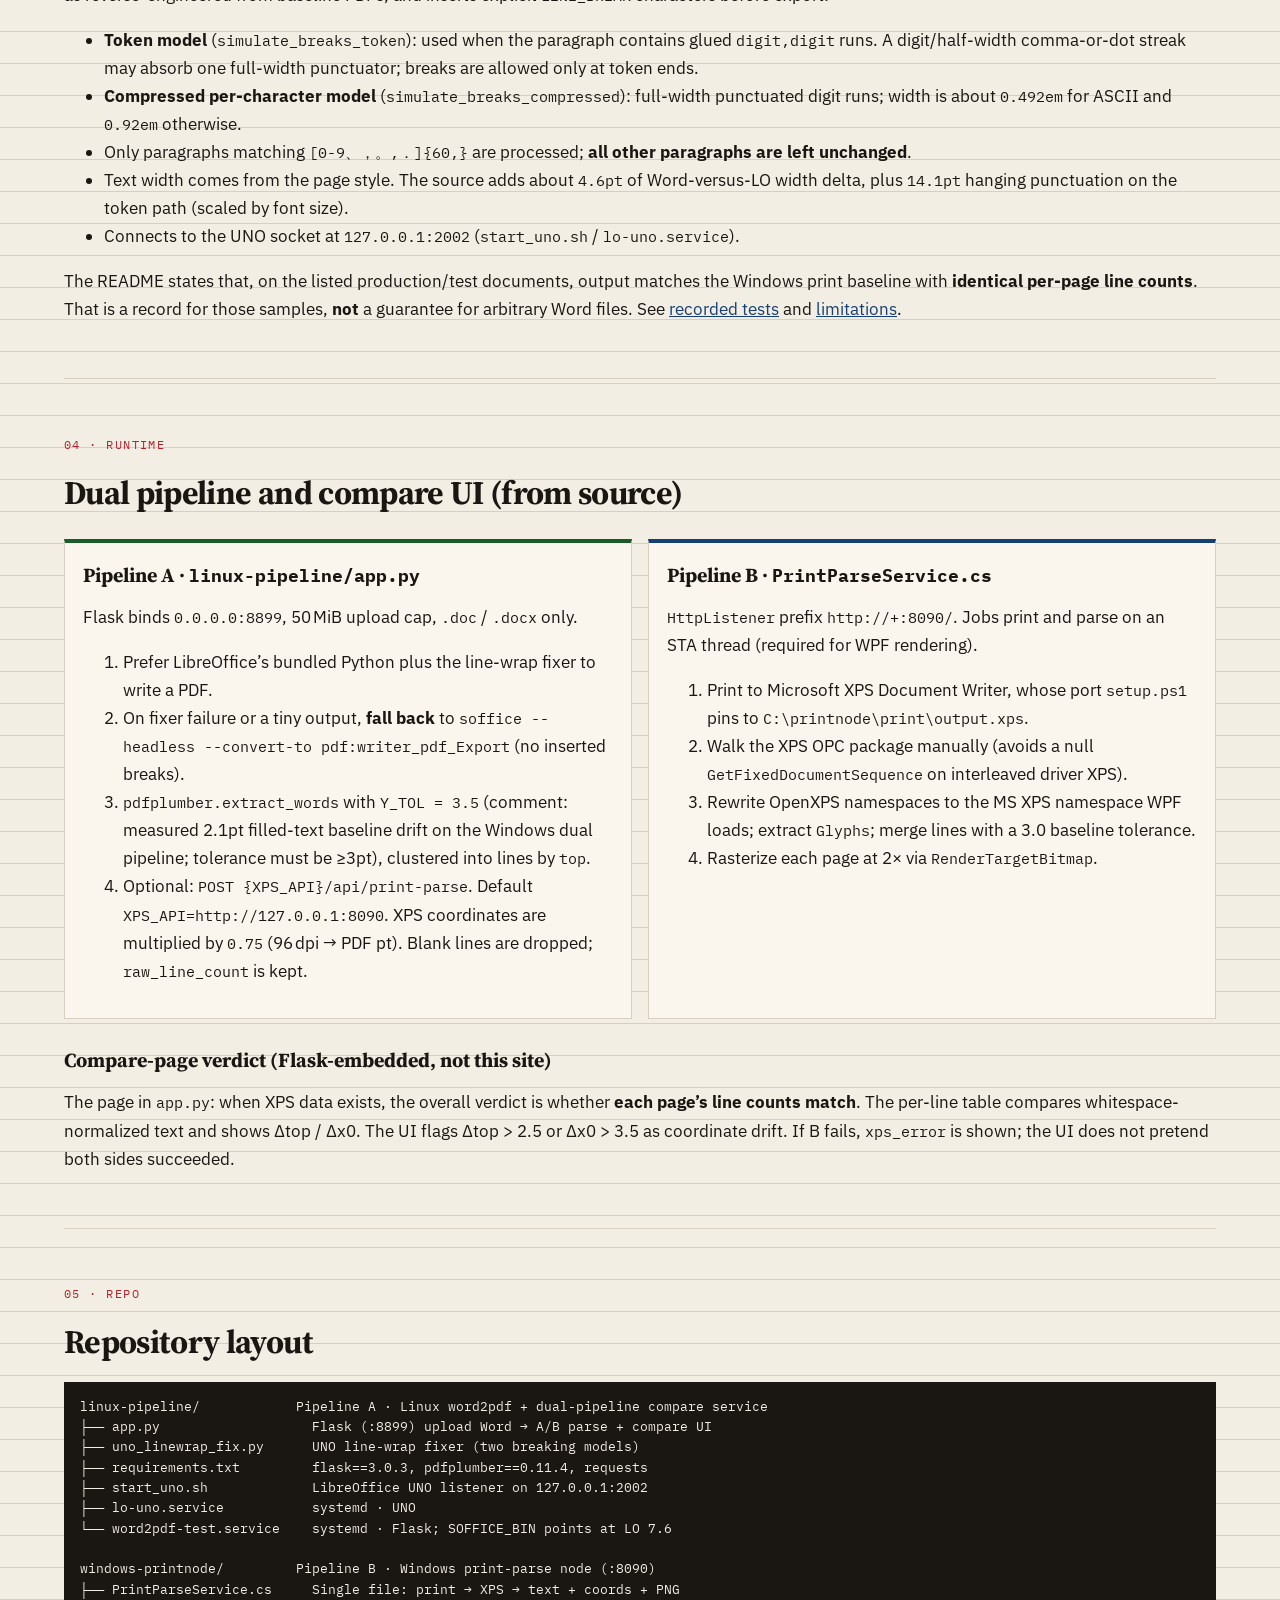
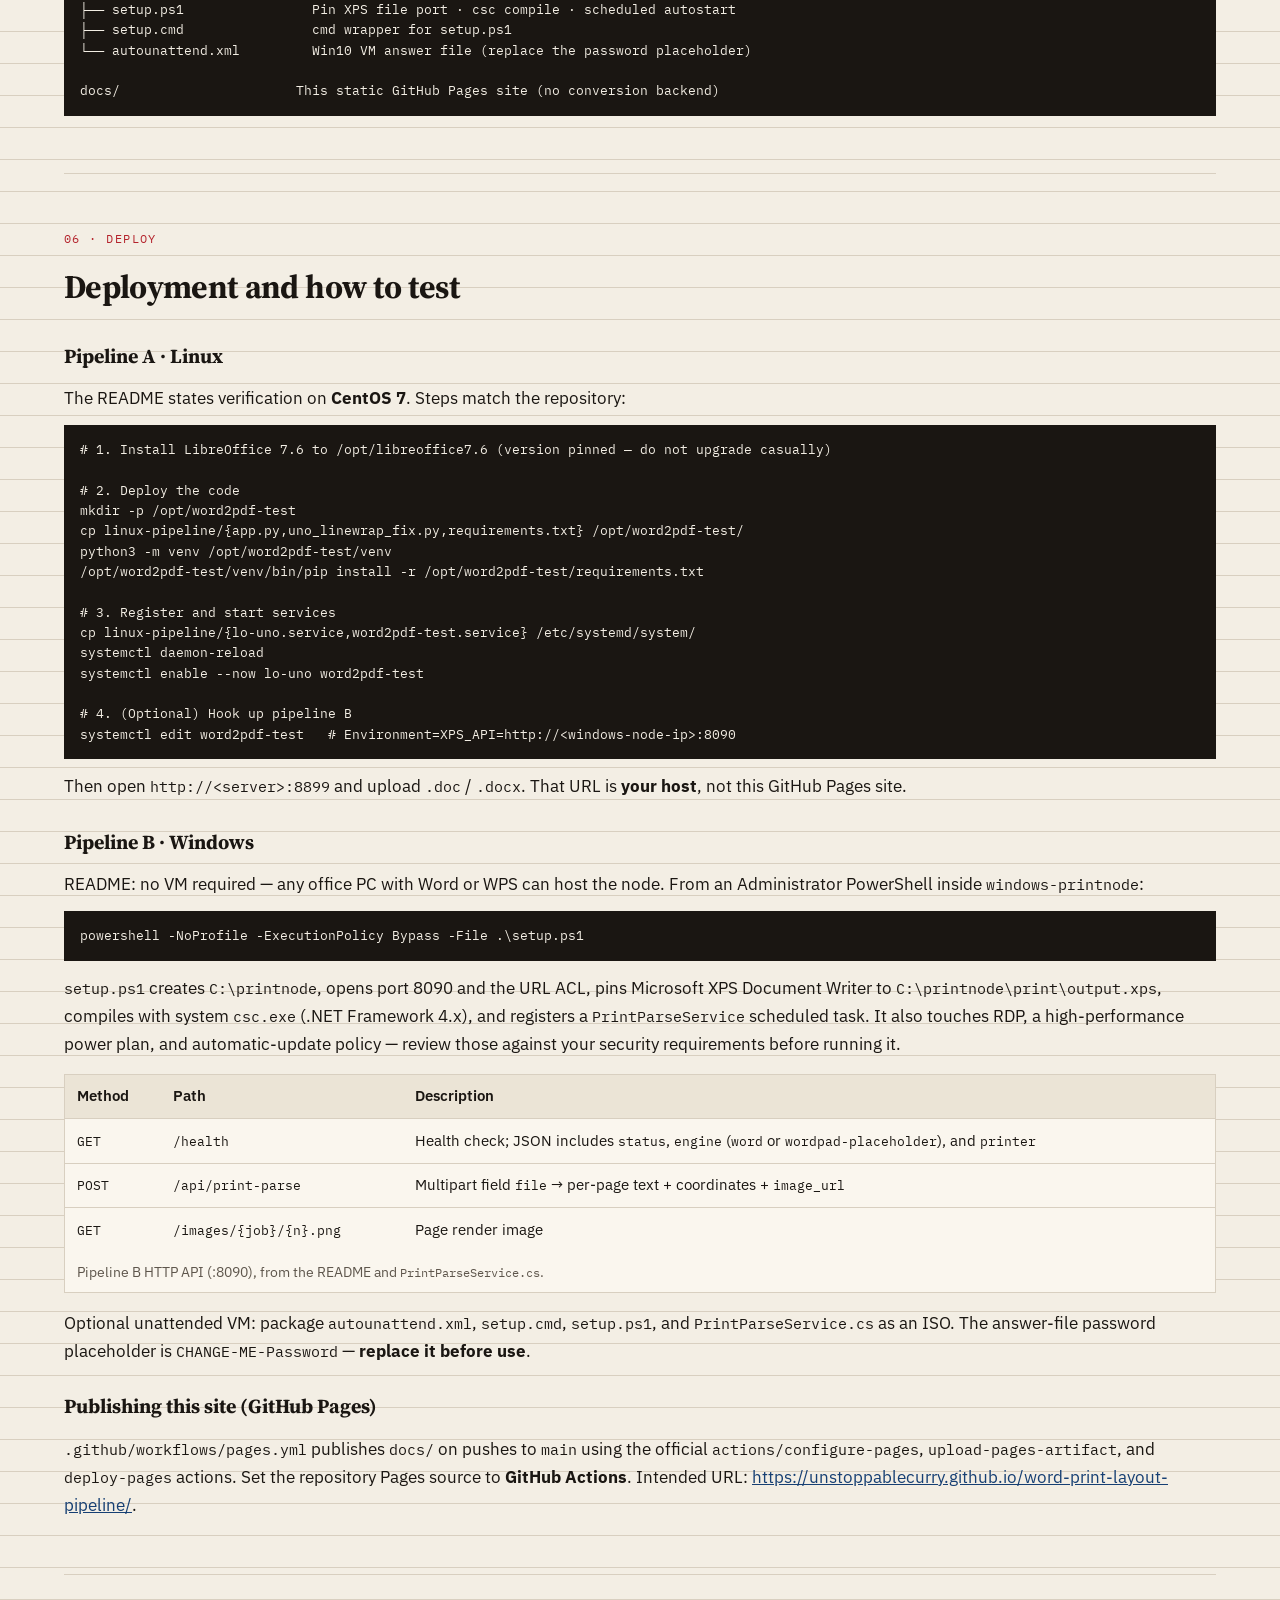
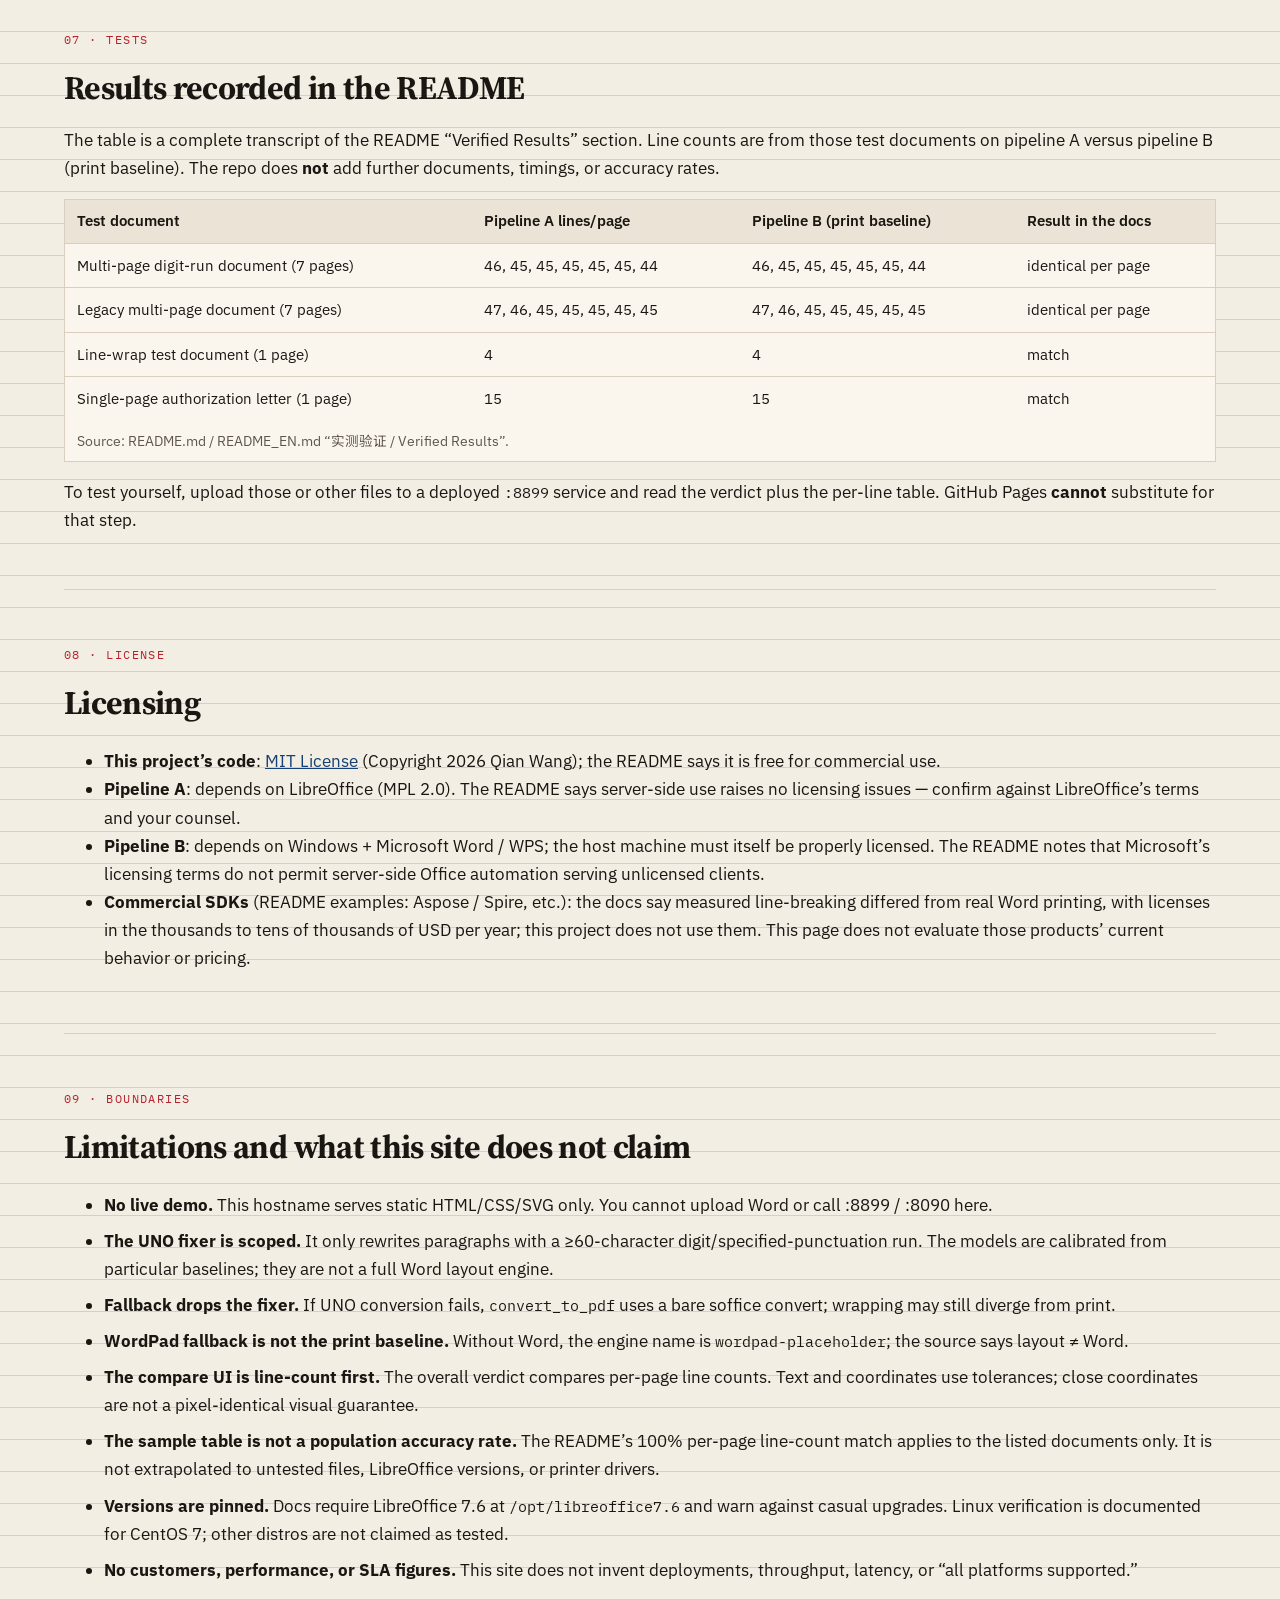
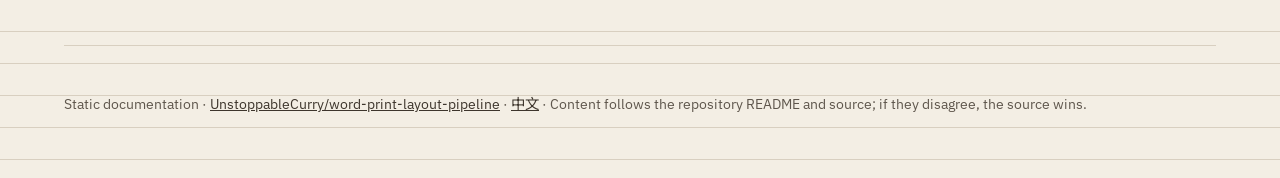
<file: docs/en/index.html>
<!DOCTYPE html>
<html lang="en">
<head>
  <meta charset="utf-8">
  <meta name="viewport" content="width=device-width, initial-scale=1">
  <title>Word Print Layout Pipeline · Architecture docs</title>
  <meta name="description" content="Static architecture documentation for a dual Word-layout pipeline: Linux LibreOffice plus a UNO line-wrap fixer, cross-checked against a Windows XPS print node. This site is not a live converter.">
  <meta name="robots" content="index,follow">
  <link rel="canonical" href="https://unstoppablecurry.github.io/word-print-layout-pipeline/en/">
  <link rel="alternate" hreflang="zh-Hans" href="https://unstoppablecurry.github.io/word-print-layout-pipeline/">
  <link rel="alternate" hreflang="en" href="https://unstoppablecurry.github.io/word-print-layout-pipeline/en/">
  <link rel="alternate" hreflang="x-default" href="https://unstoppablecurry.github.io/word-print-layout-pipeline/">
  <meta property="og:type" content="website">
  <meta property="og:locale" content="en_US">
  <meta property="og:title" content="Word Print Layout Pipeline · Architecture docs">
  <meta property="og:description" content="Static docs for the Linux conversion × Windows print dual pipeline. LibreOffice and a Windows XPS node are required to run it; there is no in-browser demo here.">
  <meta property="og:url" content="https://unstoppablecurry.github.io/word-print-layout-pipeline/en/">
  <meta name="twitter:card" content="summary">
  <meta name="twitter:title" content="Word Print Layout Pipeline · Architecture docs">
  <meta name="twitter:description" content="Static architecture documentation — not a live Word conversion demo.">
  <link rel="icon" href="../assets/img/favicon.svg" type="image/svg+xml">
  <link rel="preconnect" href="https://fonts.googleapis.com">
  <link rel="preconnect" href="https://fonts.gstatic.com" crossorigin>
  <link href="https://fonts.googleapis.com/css2?family=IBM+Plex+Mono:wght@400;500&family=IBM+Plex+Sans:wght@400;600&family=Noto+Sans+SC:wght@400;600&family=Noto+Serif+SC:wght@600&family=Source+Serif+4:opsz,wght@8..60,600&display=swap" rel="stylesheet">
  <link rel="stylesheet" href="../assets/css/site.css">
  <script type="application/ld+json">
  {
    "@context": "https://schema.org",
    "@type": "TechArticle",
    "inLanguage": "en",
    "headline": "Word Print Layout Pipeline architecture documentation",
    "description": "Documents the Linux LibreOffice + UNO line-wrap fixer and the Windows XPS print-parse pipelines. This page is static documentation, not a running conversion service.",
    "url": "https://unstoppablecurry.github.io/word-print-layout-pipeline/en/",
    "license": "https://github.com/UnstoppableCurry/word-print-layout-pipeline/blob/main/LICENSE",
    "isPartOf": {
      "@type": "SoftwareSourceCode",
      "name": "word-print-layout-pipeline",
      "codeRepository": "https://github.com/UnstoppableCurry/word-print-layout-pipeline",
      "license": "https://opensource.org/licenses/MIT"
    }
  }
  </script>
</head>
<body>
  <a class="skip" href="#main">Skip to content</a>
  <header class="mast">
    <div class="wrap mast-inner">
      <a class="mark" href="./">
        <svg class="crop" viewBox="0 0 24 24" aria-hidden="true"><path fill="currentColor" d="M3 3h5v2H5v14h3v2H3V3zm13 0h5v18h-5v-2h3V5h-3V3z"/><rect x="10" y="11" width="4" height="2" fill="#b4232c"/></svg>
        Word Print Layout Pipeline
      </a>
      <nav class="nav" aria-label="Sections">
        <a href="#problem">Problem</a>
        <a href="#architecture">Architecture</a>
        <a href="#flow">Pipelines</a>
        <a href="#deploy">Deploy</a>
        <a href="#testing">Tests</a>
        <a href="#limits">Limits</a>
      </nav>
      <nav class="lang" aria-label="Language">
        <a href="../" hreflang="zh-Hans" lang="zh-Hans" data-lang-link>中文</a>
        <a href="./" hreflang="en" lang="en" aria-current="page" data-lang-link>EN</a>
      </nav>
    </div>
  </header>

  <main id="main">
    <div class="hero">
      <div class="wrap">
        <p class="kicker">
          <span class="chip chip-warn">Static docs · not a live demo</span>
          <span class="chip">MIT</span>
          <span class="chip">Linux :8899</span>
          <span class="chip">Windows :8090</span>
        </p>
        <h1>A dual pipeline for Word layout fidelity: Linux conversion × real Windows printing</h1>
        <p class="lede">If a document-diff service on Linux converts Word with open-source tools and then parses text plus coordinates, pagination and line breaks can differ from what Word / WPS actually print on Windows. This repository ships two independently deployable, cross-verifiable pipelines. The compare UI lives inside the Linux Flask service — it does not run on this GitHub Pages site.</p>
        <aside class="notice" role="note">
          <p><strong>There is no in-browser conversion.</strong> Pipeline A needs LibreOffice 7.6 (UNO on :2002) and Flask on :8899. Pipeline B needs a Windows XPS print node on :8090. These pages only describe architecture, deployment, and tests already recorded in the repo. They do not replace a self-hosted install.</p>
        </aside>
        <p class="cta-row">
          <a class="btn" href="https://github.com/UnstoppableCurry/word-print-layout-pipeline">GitHub repository</a>
          <a class="btn btn-ghost" href="https://github.com/UnstoppableCurry/word-print-layout-pipeline/blob/main/README_EN.md">English README</a>
          <a class="btn btn-ghost" href="https://github.com/UnstoppableCurry/word-print-layout-pipeline/blob/main/README.md">中文 README</a>
        </p>
        <nav aria-labelledby="toc-h">
          <h2 id="toc-h" class="sr-only">On this page</h2>
          <ul class="toc">
            <li><a href="#problem">The problem</a></li>
            <li><a href="#architecture">Architecture</a></li>
            <li><a href="#why">Why conversion diverges from print</a></li>
            <li><a href="#flow">Dual pipeline and compare UI</a></li>
            <li><a href="#tree">Repository layout</a></li>
            <li><a href="#deploy">Deployment and APIs</a></li>
            <li><a href="#testing">Recorded test results</a></li>
            <li><a href="#license">Licensing</a></li>
            <li><a href="#limits">Limitations and non-claims</a></li>
          </ul>
        </nav>
      </div>
    </div>

    <section id="problem" class="wrap prose">
      <p class="sec-kicker">01 · Problem</p>
      <h2>The problem</h2>
      <p>The README scenario: a document-diff service runs on Linux. When Word files are converted to PDF with open-source tools (for example LibreOffice) and parsed for <strong>text + coordinates</strong>, <strong>pagination and line breaks can differ from what Word / WPS print on Windows</strong> — lines shift, content spills across pages, and the comparison produces false mismatches.</p>
      <p>The repository provides two <strong>independently deployable, cross-verifiable</strong> pipelines, not a single hosted layout engine:</p>
      <div class="table-scroll">
        <table>
          <caption>Pipeline comparison from README.md / README_EN.md. License-cost wording is the project’s, not a commercial quote.</caption>
          <thead>
            <tr><th>Pipeline</th><th>OS</th><th>Approach</th><th>License cost in the docs</th></tr>
          </thead>
          <tbody>
            <tr>
              <td><strong>A · <code>linux-pipeline</code></strong></td>
              <td>Linux</td>
              <td>LibreOffice headless + UNO line-wrap fixer → PDF → pdfplumber text + coordinates</td>
              <td>Documented as zero (fully open-source dependencies)</td>
            </tr>
            <tr>
              <td><strong>B · <code>windows-printnode</code></strong></td>
              <td>Windows</td>
              <td>Real Word / WPS printing to the XPS virtual printer → parse XPS for text + coordinates + page renders</td>
              <td>Reuse an existing Office license on the host (see licensing)</td>
            </tr>
            <tr>
              <td><strong>Compare UI</strong></td>
              <td>Built into A</td>
              <td>Upload a Word file → both pipelines run → verdict + side-by-side pages + per-line text/coordinate diff</td>
              <td>—</td>
            </tr>
          </tbody>
        </table>
      </div>
      <p>Print engines in <a href="https://github.com/UnstoppableCurry/word-print-layout-pipeline/blob/main/windows-printnode/PrintParseService.cs"><code>PrintParseService.cs</code></a>: if the <code>Word.Application</code> ProgID exists, <code>WordComPrintEngine</code> is used (engine name <code>word</code>); otherwise <code>WordpadPrintEngine</code> (<code>wordpad-placeholder</code>). Comments state WordPad layout is not Word and is only for plumbing. There is <strong>no</strong> separate WPS COM engine class in source. The README describes Word / WPS printing as the conceptual baseline.</p>
    </section>

    <section id="architecture" class="wrap prose">
      <p class="sec-kicker">02 · Architecture</p>
      <h2>Architecture</h2>
      <p>The SVG below is a faithful rendering of the README Mermaid flowchart: the upload fans out to A and B, which produce PDF-parse and XPS-parse results that meet on the compare page.</p>
      <figure class="diagram">
        <figcaption>Dual-pipeline data flow (same edges as the README diagram)</figcaption>
        <img src="../assets/img/architecture.svg" width="920" height="280" alt="A Word upload goes to Pipeline A on Linux port 8899 (LibreOffice plus UNO fixer) and Pipeline B on Windows port 8090 (Word COM printing to XPS). A yields a PDF parsed by pdfplumber for text and coordinates. B parses XPS for text, coordinates, and page PNGs. Both feed a compare UI with side-by-side pages, per-line diffs, and a line-count verdict.">
        <ol class="flow-list">
          <li>Upload <code>.doc</code> / <code>.docx</code>.</li>
          <li>Pipeline A (Linux :8899): LibreOffice + UNO line-wrap fixer → PDF → pdfplumber text + coordinates.</li>
          <li>Pipeline B (Windows :8090): Word COM printing to the XPS virtual printer → XPS text + coordinates + page PNG.</li>
          <li>Compare page (HTML embedded in Flask <code>app.py</code>): side-by-side pages, per-line text/coordinate diff, per-page line-count verdict.</li>
        </ol>
        <p class="legend">
          <span><i class="swatch swatch-lo" aria-hidden="true"></i>Pipeline A / PDF</span>
          <span><i class="swatch swatch-xps" aria-hidden="true"></i>Pipeline B / XPS</span>
          <span><i class="swatch swatch-cmp" aria-hidden="true"></i>Compare UI (self-hosted Flask only)</span>
        </p>
      </figure>
    </section>

    <section id="why" class="wrap prose">
      <p class="sec-kicker">03 · Line wrap</p>
      <h2>Why LibreOffice PDF can differ from real printing</h2>
      <p>Per the README: LibreOffice and Word apply <strong>different line-breaking rules</strong>. The classic failure is a long run of <em>digits + full-width punctuation</em>. Word / WPS treat it as a sequence that may break character by character; LibreOffice treats the whole run as <strong>one unbreakable western word</strong> and pushes it to the next line — shifting later lines and spilling content onto the next page.</p>
      <figure class="diagram">
        <figcaption>Same long digit run under two break rules (schematic, not a captured screenshot)</figcaption>
        <img src="../assets/img/wrap-problem.svg" width="920" height="300" alt="On the left, LibreOffice treats a long digit and full-width punctuation run as one unbreakable western word and pushes it to the next line. On the right, Word or WPS printing may break inside the run. Below, the UNO fixer reads real fonts and text width, then inserts explicit line breaks using a token model or a compressed per-character model. Source only touches paragraphs with a digit/punctuation run of at least 60 characters.">
      </figure>
      <p><a href="https://github.com/UnstoppableCurry/word-print-layout-pipeline/blob/main/linux-pipeline/uno_linewrap_fix.py"><code>uno_linewrap_fix.py</code></a> reads real fonts, sizes, and text width through the UNO API, simulates breaks with two models the source comments describe as reverse-engineered from baseline PDFs, and inserts explicit <code>LINE_BREAK</code> characters before export:</p>
      <ul>
        <li><strong>Token model</strong> (<code>simulate_breaks_token</code>): used when the paragraph contains glued <code>digit,digit</code> runs. A digit/half-width comma-or-dot streak may absorb one full-width punctuator; breaks are allowed only at token ends.</li>
        <li><strong>Compressed per-character model</strong> (<code>simulate_breaks_compressed</code>): full-width punctuated digit runs; width is about <code>0.492em</code> for ASCII and <code>0.92em</code> otherwise.</li>
        <li>Only paragraphs matching <code>[0-9、，。,．]{60,}</code> are processed; <strong>all other paragraphs are left unchanged</strong>.</li>
        <li>Text width comes from the page style. The source adds about <code>4.6pt</code> of Word-versus-LO width delta, plus <code>14.1pt</code> hanging punctuation on the token path (scaled by font size).</li>
        <li>Connects to the UNO socket at <code>127.0.0.1:2002</code> (<code>start_uno.sh</code> / <code>lo-uno.service</code>).</li>
      </ul>
      <p>The README states that, on the listed production/test documents, output matches the Windows print baseline with <strong>identical per-page line counts</strong>. That is a record for those samples, <strong>not</strong> a guarantee for arbitrary Word files. See <a href="#testing">recorded tests</a> and <a href="#limits">limitations</a>.</p>
    </section>

    <section id="flow" class="wrap prose">
      <p class="sec-kicker">04 · Runtime</p>
      <h2>Dual pipeline and compare UI (from source)</h2>
      <div class="split split-2">
        <article class="panel panel-lo">
          <h3>Pipeline A · <code>linux-pipeline/app.py</code></h3>
          <p>Flask binds <code>0.0.0.0:8899</code>, 50 MiB upload cap, <code>.doc</code> / <code>.docx</code> only.</p>
          <ol>
            <li>Prefer LibreOffice’s bundled Python plus the line-wrap fixer to write a PDF.</li>
            <li>On fixer failure or a tiny output, <strong>fall back</strong> to <code>soffice --headless --convert-to pdf:writer_pdf_Export</code> (no inserted breaks).</li>
            <li><code>pdfplumber.extract_words</code> with <code>Y_TOL = 3.5</code> (comment: measured 2.1pt filled-text baseline drift on the Windows dual pipeline; tolerance must be ≥3pt), clustered into lines by <code>top</code>.</li>
            <li>Optional: <code>POST {XPS_API}/api/print-parse</code>. Default <code>XPS_API=http://127.0.0.1:8090</code>. XPS coordinates are multiplied by <code>0.75</code> (96 dpi → PDF pt). Blank lines are dropped; <code>raw_line_count</code> is kept.</li>
          </ol>
        </article>
        <article class="panel panel-xps">
          <h3>Pipeline B · <code>PrintParseService.cs</code></h3>
          <p><code>HttpListener</code> prefix <code>http://+:8090/</code>. Jobs print and parse on an STA thread (required for WPF rendering).</p>
          <ol>
            <li>Print to Microsoft XPS Document Writer, whose port <code>setup.ps1</code> pins to <code>C:\printnode\print\output.xps</code>.</li>
            <li>Walk the XPS OPC package manually (avoids a null <code>GetFixedDocumentSequence</code> on interleaved driver XPS).</li>
            <li>Rewrite OpenXPS namespaces to the MS XPS namespace WPF loads; extract <code>Glyphs</code>; merge lines with a 3.0 baseline tolerance.</li>
            <li>Rasterize each page at 2× via <code>RenderTargetBitmap</code>.</li>
          </ol>
        </article>
      </div>
      <h3>Compare-page verdict (Flask-embedded, not this site)</h3>
      <p>The page in <code>app.py</code>: when XPS data exists, the overall verdict is whether <strong>each page’s line counts match</strong>. The per-line table compares whitespace-normalized text and shows Δtop / Δx0. The UI flags Δtop &gt; 2.5 or Δx0 &gt; 3.5 as coordinate drift. If B fails, <code>xps_error</code> is shown; the UI does not pretend both sides succeeded.</p>
    </section>

    <section id="tree" class="wrap prose">
      <p class="sec-kicker">05 · Repo</p>
      <h2>Repository layout</h2>
      <pre><code>linux-pipeline/            Pipeline A · Linux word2pdf + dual-pipeline compare service
├── app.py                   Flask (:8899) upload Word → A/B parse + compare UI
├── uno_linewrap_fix.py      UNO line-wrap fixer (two breaking models)
├── requirements.txt         flask==3.0.3, pdfplumber==0.11.4, requests
├── start_uno.sh             LibreOffice UNO listener on 127.0.0.1:2002
├── lo-uno.service           systemd · UNO
└── word2pdf-test.service    systemd · Flask; SOFFICE_BIN points at LO 7.6

windows-printnode/         Pipeline B · Windows print-parse node (:8090)
├── PrintParseService.cs     Single file: print → XPS → text + coords + PNG
├── setup.ps1                Pin XPS file port · csc compile · scheduled autostart
├── setup.cmd                cmd wrapper for setup.ps1
└── autounattend.xml         Win10 VM answer file (replace the password placeholder)

docs/                      This static GitHub Pages site (no conversion backend)</code></pre>
    </section>

    <section id="deploy" class="wrap prose">
      <p class="sec-kicker">06 · Deploy</p>
      <h2>Deployment and how to test</h2>
      <h3>Pipeline A · Linux</h3>
      <p>The README states verification on <strong>CentOS 7</strong>. Steps match the repository:</p>
      <pre><code># 1. Install LibreOffice 7.6 to /opt/libreoffice7.6 (version pinned — do not upgrade casually)

# 2. Deploy the code
mkdir -p /opt/word2pdf-test
cp linux-pipeline/{app.py,uno_linewrap_fix.py,requirements.txt} /opt/word2pdf-test/
python3 -m venv /opt/word2pdf-test/venv
/opt/word2pdf-test/venv/bin/pip install -r /opt/word2pdf-test/requirements.txt

# 3. Register and start services
cp linux-pipeline/{lo-uno.service,word2pdf-test.service} /etc/systemd/system/
systemctl daemon-reload
systemctl enable --now lo-uno word2pdf-test

# 4. (Optional) Hook up pipeline B
systemctl edit word2pdf-test   # Environment=XPS_API=http://&lt;windows-node-ip&gt;:8090</code></pre>
      <p>Then open <code>http://&lt;server&gt;:8899</code> and upload <code>.doc</code> / <code>.docx</code>. That URL is <strong>your host</strong>, not this GitHub Pages site.</p>
      <h3>Pipeline B · Windows</h3>
      <p>README: no VM required — any office PC with Word or WPS can host the node. From an Administrator PowerShell inside <code>windows-printnode</code>:</p>
      <pre><code>powershell -NoProfile -ExecutionPolicy Bypass -File .\setup.ps1</code></pre>
      <p><code>setup.ps1</code> creates <code>C:\printnode</code>, opens port 8090 and the URL ACL, pins Microsoft XPS Document Writer to <code>C:\printnode\print\output.xps</code>, compiles with system <code>csc.exe</code> (.NET Framework 4.x), and registers a <code>PrintParseService</code> scheduled task. It also touches RDP, a high-performance power plan, and automatic-update policy — review those against your security requirements before running it.</p>
      <div class="table-scroll">
        <table>
          <caption>Pipeline B HTTP API (:8090), from the README and <code>PrintParseService.cs</code>.</caption>
          <thead>
            <tr><th>Method</th><th>Path</th><th>Description</th></tr>
          </thead>
          <tbody>
            <tr><td><code>GET</code></td><td><code>/health</code></td><td>Health check; JSON includes <code>status</code>, <code>engine</code> (<code>word</code> or <code>wordpad-placeholder</code>), and <code>printer</code></td></tr>
            <tr><td><code>POST</code></td><td><code>/api/print-parse</code></td><td>Multipart field <code>file</code> → per-page text + coordinates + <code>image_url</code></td></tr>
            <tr><td><code>GET</code></td><td><code>/images/{job}/{n}.png</code></td><td>Page render image</td></tr>
          </tbody>
        </table>
      </div>
      <p>Optional unattended VM: package <code>autounattend.xml</code>, <code>setup.cmd</code>, <code>setup.ps1</code>, and <code>PrintParseService.cs</code> as an ISO. The answer-file password placeholder is <code>CHANGE-ME-Password</code> — <strong>replace it before use</strong>.</p>
      <h3>Publishing this site (GitHub Pages)</h3>
      <p><code>.github/workflows/pages.yml</code> publishes <code>docs/</code> on pushes to <code>main</code> using the official <code>actions/configure-pages</code>, <code>upload-pages-artifact</code>, and <code>deploy-pages</code> actions. Set the repository Pages source to <strong>GitHub Actions</strong>. Intended URL: <a href="https://unstoppablecurry.github.io/word-print-layout-pipeline/">https://unstoppablecurry.github.io/word-print-layout-pipeline/</a>.</p>
    </section>

    <section id="testing" class="wrap prose">
      <p class="sec-kicker">07 · Tests</p>
      <h2>Results recorded in the README</h2>
      <p>The table is a complete transcript of the README “Verified Results” section. Line counts are from those test documents on pipeline A versus pipeline B (print baseline). The repo does <strong>not</strong> add further documents, timings, or accuracy rates.</p>
      <div class="table-scroll">
        <table>
          <caption>Source: README.md / README_EN.md “实测验证 / Verified Results”.</caption>
          <thead>
            <tr><th>Test document</th><th>Pipeline A lines/page</th><th>Pipeline B (print baseline)</th><th>Result in the docs</th></tr>
          </thead>
          <tbody>
            <tr><td>Multi-page digit-run document (7 pages)</td><td>46, 45, 45, 45, 45, 45, 44</td><td>46, 45, 45, 45, 45, 45, 44</td><td>identical per page</td></tr>
            <tr><td>Legacy multi-page document (7 pages)</td><td>47, 46, 45, 45, 45, 45, 45</td><td>47, 46, 45, 45, 45, 45, 45</td><td>identical per page</td></tr>
            <tr><td>Line-wrap test document (1 page)</td><td>4</td><td>4</td><td>match</td></tr>
            <tr><td>Single-page authorization letter (1 page)</td><td>15</td><td>15</td><td>match</td></tr>
          </tbody>
        </table>
      </div>
      <p>To test yourself, upload those or other files to a deployed <code>:8899</code> service and read the verdict plus the per-line table. GitHub Pages <strong>cannot</strong> substitute for that step.</p>
    </section>

    <section id="license" class="wrap prose">
      <p class="sec-kicker">08 · License</p>
      <h2>Licensing</h2>
      <ul>
        <li><strong>This project’s code</strong>: <a href="https://github.com/UnstoppableCurry/word-print-layout-pipeline/blob/main/LICENSE">MIT License</a> (Copyright 2026 Qian Wang); the README says it is free for commercial use.</li>
        <li><strong>Pipeline A</strong>: depends on LibreOffice (MPL 2.0). The README says server-side use raises no licensing issues — confirm against LibreOffice’s terms and your counsel.</li>
        <li><strong>Pipeline B</strong>: depends on Windows + Microsoft Word / WPS; the host machine must itself be properly licensed. The README notes that Microsoft’s licensing terms do not permit server-side Office automation serving unlicensed clients.</li>
        <li><strong>Commercial SDKs</strong> (README examples: Aspose / Spire, etc.): the docs say measured line-breaking differed from real Word printing, with licenses in the thousands to tens of thousands of USD per year; this project does not use them. This page does not evaluate those products’ current behavior or pricing.</li>
      </ul>
    </section>

    <section id="limits" class="wrap prose">
      <p class="sec-kicker">09 · Boundaries</p>
      <h2>Limitations and what this site does not claim</h2>
      <ul class="limit-list">
        <li><strong>No live demo.</strong> This hostname serves static HTML/CSS/SVG only. You cannot upload Word or call :8899 / :8090 here.</li>
        <li><strong>The UNO fixer is scoped.</strong> It only rewrites paragraphs with a ≥60-character digit/specified-punctuation run. The models are calibrated from particular baselines; they are not a full Word layout engine.</li>
        <li><strong>Fallback drops the fixer.</strong> If UNO conversion fails, <code>convert_to_pdf</code> uses a bare soffice convert; wrapping may still diverge from print.</li>
        <li><strong>WordPad fallback is not the print baseline.</strong> Without Word, the engine name is <code>wordpad-placeholder</code>; the source says layout ≠ Word.</li>
        <li><strong>The compare UI is line-count first.</strong> The overall verdict compares per-page line counts. Text and coordinates use tolerances; close coordinates are not a pixel-identical visual guarantee.</li>
        <li><strong>The sample table is not a population accuracy rate.</strong> The README’s 100% per-page line-count match applies to the listed documents only. It is not extrapolated to untested files, LibreOffice versions, or printer drivers.</li>
        <li><strong>Versions are pinned.</strong> Docs require LibreOffice 7.6 at <code>/opt/libreoffice7.6</code> and warn against casual upgrades. Linux verification is documented for CentOS 7; other distros are not claimed as tested.</li>
        <li><strong>No customers, performance, or SLA figures.</strong> This site does not invent deployments, throughput, latency, or “all platforms supported.”</li>
      </ul>
    </section>
  </main>

  <footer class="foot">
    <div class="wrap">
      <p>Static documentation · <a href="https://github.com/UnstoppableCurry/word-print-layout-pipeline">UnstoppableCurry/word-print-layout-pipeline</a> · <a href="../" hreflang="zh-Hans" data-lang-link>中文</a> · Content follows the repository README and source; if they disagree, the source wins.</p>
    </div>
  </footer>
  <script src="../assets/js/site.js" defer></script>
</body>
</html>
</file>
<file: docs/assets/css/site.css>
/* Print-proof editorial: ink on laid paper, registration marks, baseline grid. */
:root {
  --ink: #1a1612;
  --ink-soft: #3d352c;
  --paper: #f3eee4;
  --paper-raised: #faf6ee;
  --rule: #b4232c;
  --rule-dim: #d4b8b4;
  --lo: #1a5c28;
  --lo-fill: #e4f0e4;
  --xps: #163f73;
  --xps-fill: #e3ebf4;
  --muted: #5e564c;
  --line: #d8cfc0;
  --focus: #b4232c;
  --shadow: 0 1px 0 rgba(26, 22, 18, 0.06);
  --serif: "Source Serif 4", "Noto Serif SC", "Songti SC", "SimSun", Georgia, serif;
  --sans: "IBM Plex Sans", "Noto Sans SC", "PingFang SC", "Microsoft YaHei", system-ui, sans-serif;
  --mono: "IBM Plex Mono", ui-monospace, "SFMono-Regular", Menlo, Consolas, monospace;
  --max: 72rem;
  --gutter: clamp(1rem, 3vw, 2rem);
}

*,
*::before,
*::after {
  box-sizing: border-box;
}

html {
  scroll-behavior: smooth;
}

@media (prefers-reduced-motion: reduce) {
  html { scroll-behavior: auto; }
  *,
  *::before,
  *::after {
    animation-duration: 0.01ms !important;
    animation-iteration-count: 1 !important;
    transition-duration: 0.01ms !important;
  }
}

body {
  margin: 0;
  color: var(--ink);
  background-color: var(--paper);
  background-image:
    linear-gradient(180deg, transparent 31px, var(--line) 31px, var(--line) 32px, transparent 32px),
    radial-gradient(ellipse 120% 80% at 100% 0%, rgba(180, 35, 44, 0.05), transparent 50%);
  background-size: 100% 32px, auto;
  font-family: var(--sans);
  font-size: 1.0625rem;
  line-height: 1.65;
  font-feature-settings: "kern", "liga";
}

:focus-visible {
  outline: 3px solid var(--focus);
  outline-offset: 3px;
}

.skip {
  position: absolute;
  left: 0.75rem;
  top: -4rem;
  z-index: 20;
  padding: 0.5rem 0.85rem;
  background: var(--ink);
  color: var(--paper);
  text-decoration: none;
  font-weight: 600;
}

.skip:focus {
  top: 0.75rem;
}

.wrap {
  width: min(var(--max), 100% - var(--gutter) * 2);
  margin-inline: auto;
}

/* --- masthead --- */
.mast {
  position: sticky;
  top: 0;
  z-index: 10;
  background: color-mix(in srgb, var(--paper) 88%, transparent);
  backdrop-filter: blur(10px);
  border-bottom: 1px solid var(--line);
}

.mast-inner {
  display: flex;
  flex-wrap: wrap;
  align-items: center;
  gap: 0.75rem 1.25rem;
  padding: 0.7rem 0;
}

.mark {
  display: inline-flex;
  align-items: center;
  gap: 0.55rem;
  color: inherit;
  text-decoration: none;
  font-weight: 600;
  letter-spacing: -0.02em;
}

.crop {
  width: 1.35rem;
  height: 1.35rem;
  flex: none;
}

.nav {
  display: flex;
  flex-wrap: wrap;
  gap: 0.35rem 1rem;
  margin-inline-start: auto;
  font-size: 0.875rem;
}

.nav a {
  color: var(--ink-soft);
  text-decoration: none;
  border-bottom: 1px solid transparent;
}

.nav a:hover,
.nav a[aria-current="page"] {
  color: var(--ink);
  border-bottom-color: var(--rule);
}

.lang {
  display: inline-flex;
  border: 1px solid var(--ink);
  font-size: 0.75rem;
  font-weight: 600;
  letter-spacing: 0.04em;
  text-transform: uppercase;
}

.lang a {
  padding: 0.35rem 0.55rem;
  color: var(--ink);
  text-decoration: none;
  min-width: 2.75rem;
  text-align: center;
}

.lang a[aria-current="page"] {
  background: var(--ink);
  color: var(--paper);
}

/* --- hero --- */
.hero {
  padding: 3.25rem 0 2.5rem;
  border-bottom: 2px solid var(--ink);
}

.kicker {
  display: flex;
  flex-wrap: wrap;
  gap: 0.5rem;
  margin: 0 0 1rem;
}

.chip {
  display: inline-block;
  padding: 0.2rem 0.5rem;
  border: 1px solid var(--ink);
  font-family: var(--mono);
  font-size: 0.72rem;
  letter-spacing: 0.04em;
  text-transform: uppercase;
}

.chip-warn {
  background: var(--ink);
  color: var(--paper);
}

.hero h1 {
  margin: 0 0 0.85rem;
  font-family: var(--serif);
  font-size: clamp(2rem, 5vw, 3.35rem);
  font-weight: 600;
  line-height: 1.15;
  letter-spacing: -0.03em;
}

.lede {
  max-width: 42rem;
  margin: 0 0 1.5rem;
  font-size: 1.2rem;
  color: var(--ink-soft);
}

.notice {
  max-width: 46rem;
  padding: 0.9rem 1rem;
  border-left: 4px solid var(--rule);
  background: var(--paper-raised);
  box-shadow: var(--shadow);
}

.notice p { margin: 0; }
.notice strong { color: var(--rule); }

.cta-row {
  display: flex;
  flex-wrap: wrap;
  gap: 0.65rem;
  margin-top: 1.35rem;
}

.btn {
  display: inline-flex;
  align-items: center;
  justify-content: center;
  min-height: 2.75rem;
  padding: 0.45rem 1rem;
  border: 1.5px solid var(--ink);
  background: var(--ink);
  color: var(--paper);
  text-decoration: none;
  font-weight: 600;
}

.btn-ghost {
  background: transparent;
  color: var(--ink);
}

.btn:hover { filter: brightness(1.08); }

/* --- sections --- */
section {
  padding: 2.75rem 0;
  border-bottom: 1px solid var(--line);
}

h2 {
  margin: 0 0 0.35rem;
  font-family: var(--serif);
  font-size: clamp(1.55rem, 3vw, 2.05rem);
  letter-spacing: -0.02em;
}

h3 {
  margin: 1.6rem 0 0.45rem;
  font-family: var(--serif);
  font-size: 1.25rem;
}

.sec-kicker {
  margin: 0 0 0.35rem;
  font-family: var(--mono);
  font-size: 0.75rem;
  letter-spacing: 0.12em;
  text-transform: uppercase;
  color: var(--rule);
}

.prose p { margin: 0.7rem 0; }
.prose a { color: var(--xps); }
.prose a:hover { color: var(--rule); }

/* --- tables --- */
.table-scroll {
  overflow-x: auto;
  margin: 1rem 0;
  border: 1px solid var(--line);
  background: var(--paper-raised);
}

table {
  width: 100%;
  border-collapse: collapse;
  font-size: 0.92rem;
}

caption {
  caption-side: bottom;
  padding: 0.55rem 0.75rem;
  text-align: left;
  color: var(--muted);
  font-size: 0.85rem;
}

th, td {
  padding: 0.6rem 0.75rem;
  border-bottom: 1px solid var(--line);
  text-align: left;
  vertical-align: top;
}

th {
  background: #ebe4d6;
  font-weight: 600;
}

tr:last-child td { border-bottom: 0; }

/* --- diagrams --- */
.diagram {
  margin: 1.25rem 0;
  padding: 1rem;
  background: var(--paper-raised);
  border: 1px solid var(--ink);
}

.diagram figcaption {
  margin: 0 0 0.75rem;
  font-weight: 600;
}

.diagram svg {
  display: block;
  width: 100%;
  height: auto;
  max-width: 52rem;
}

.flow-list {
  margin: 0.85rem 0 0;
  padding-left: 1.2rem;
}

.flow-list li { margin: 0.35rem 0; }

.legend {
  display: flex;
  flex-wrap: wrap;
  gap: 0.75rem 1.25rem;
  margin: 0.75rem 0 0;
  font-size: 0.85rem;
}

.swatch {
  display: inline-block;
  width: 0.8rem;
  height: 0.8rem;
  margin-inline-end: 0.35rem;
  vertical-align: -0.1rem;
  border: 1px solid var(--ink);
}

.swatch-lo { background: var(--lo-fill); }
.swatch-xps { background: var(--xps-fill); }
.swatch-cmp { background: #f3e6c8; }

/* --- cards / split --- */
.split {
  display: grid;
  gap: 1rem;
  margin: 1.2rem 0;
}

@media (min-width: 48rem) {
  .split-2 { grid-template-columns: 1fr 1fr; }
}

.panel {
  padding: 1rem 1.1rem;
  background: var(--paper-raised);
  border: 1px solid var(--line);
}

.panel-lo { border-top: 4px solid var(--lo); }
.panel-xps { border-top: 4px solid var(--xps); }

.panel h3 { margin-top: 0; }

code, kbd {
  font-family: var(--mono);
  font-size: 0.88em;
}

pre {
  overflow-x: auto;
  padding: 0.9rem 1rem;
  background: #1a1612;
  color: #f3eee4;
  font-family: var(--mono);
  font-size: 0.82rem;
  line-height: 1.55;
}

pre code {
  color: inherit;
  font-size: inherit;
}

.toc {
  margin: 1rem 0 0;
  padding: 0;
  list-style: none;
  columns: 1;
}

@media (min-width: 40rem) {
  .toc { columns: 2; }
}

.toc a {
  display: inline-block;
  padding: 0.2rem 0;
  color: var(--ink-soft);
  text-decoration: none;
  border-bottom: 1px solid transparent;
}

.toc a:hover {
  color: var(--ink);
  border-bottom-color: var(--rule);
}

.limit-list li { margin: 0.5rem 0; }

.foot {
  padding: 2rem 0 3rem;
  color: var(--muted);
  font-size: 0.9rem;
}

.foot a { color: var(--ink-soft); }

.sr-only {
  position: absolute;
  width: 1px;
  height: 1px;
  padding: 0;
  margin: -1px;
  overflow: hidden;
  clip: rect(0, 0, 0, 0);
  border: 0;
}

@media print {
  .mast, .skip, .cta-row, .lang { display: none !important; }
  body {
    background: #fff;
    color: #000;
  }
  a[href]::after { content: " (" attr(href) ")"; font-size: 0.8em; }
  a[href^="#"]::after,
  a[href^="/"]::after { content: ""; }
}

@media (max-width: 40rem) {
  .nav { width: 100%; margin-inline-start: 0; }
}
</file>
